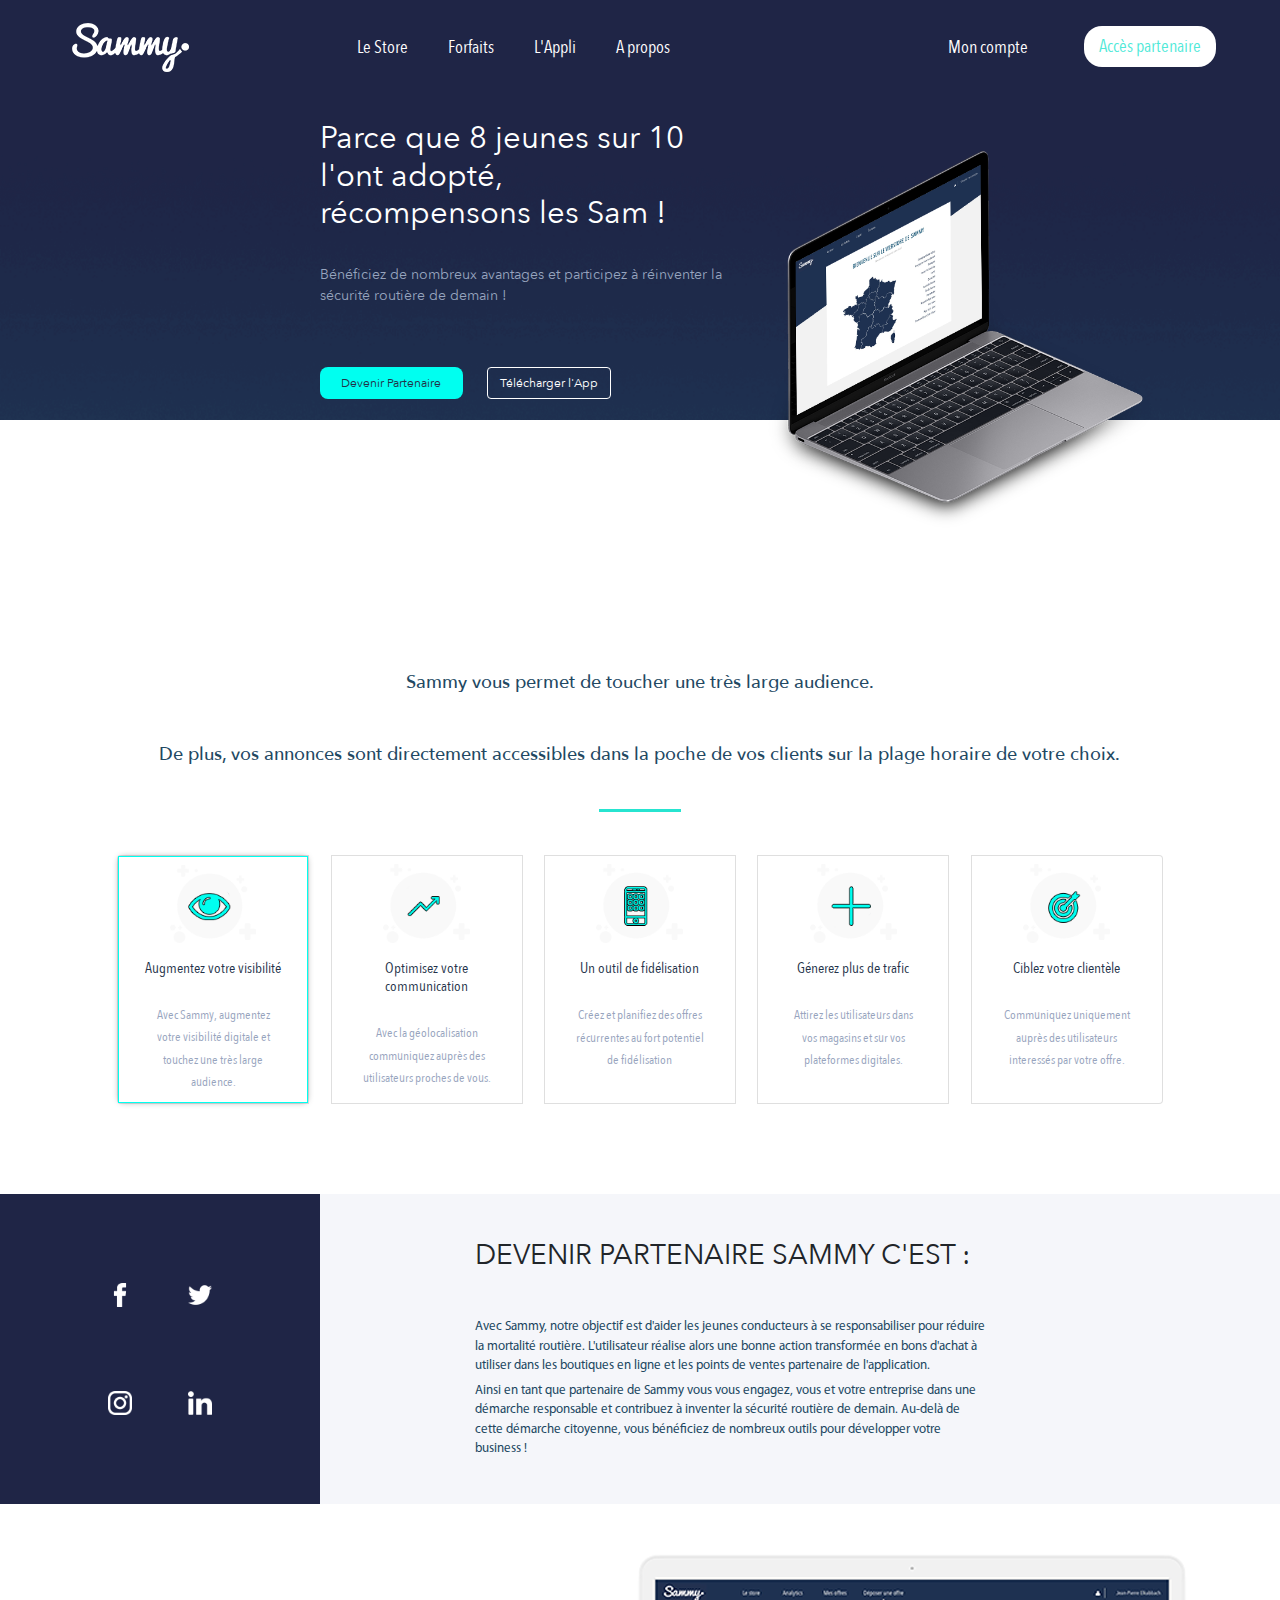
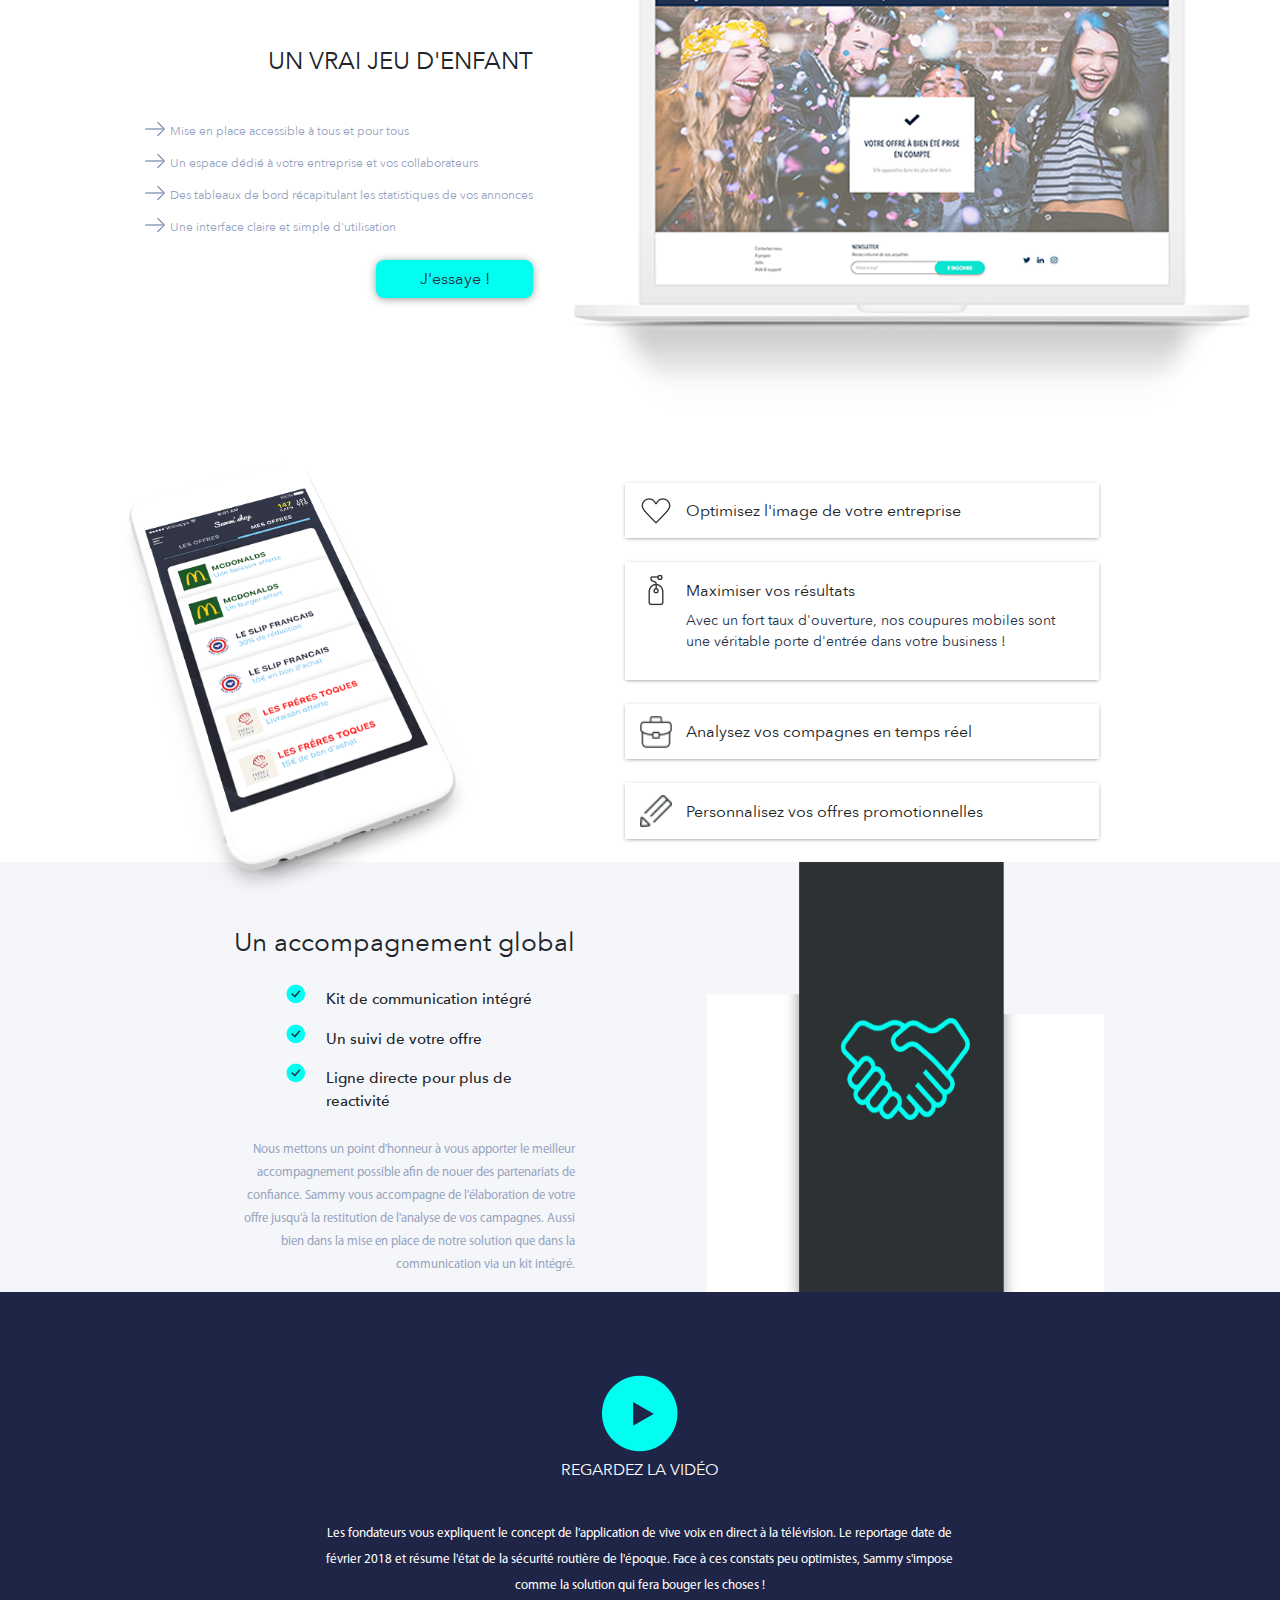
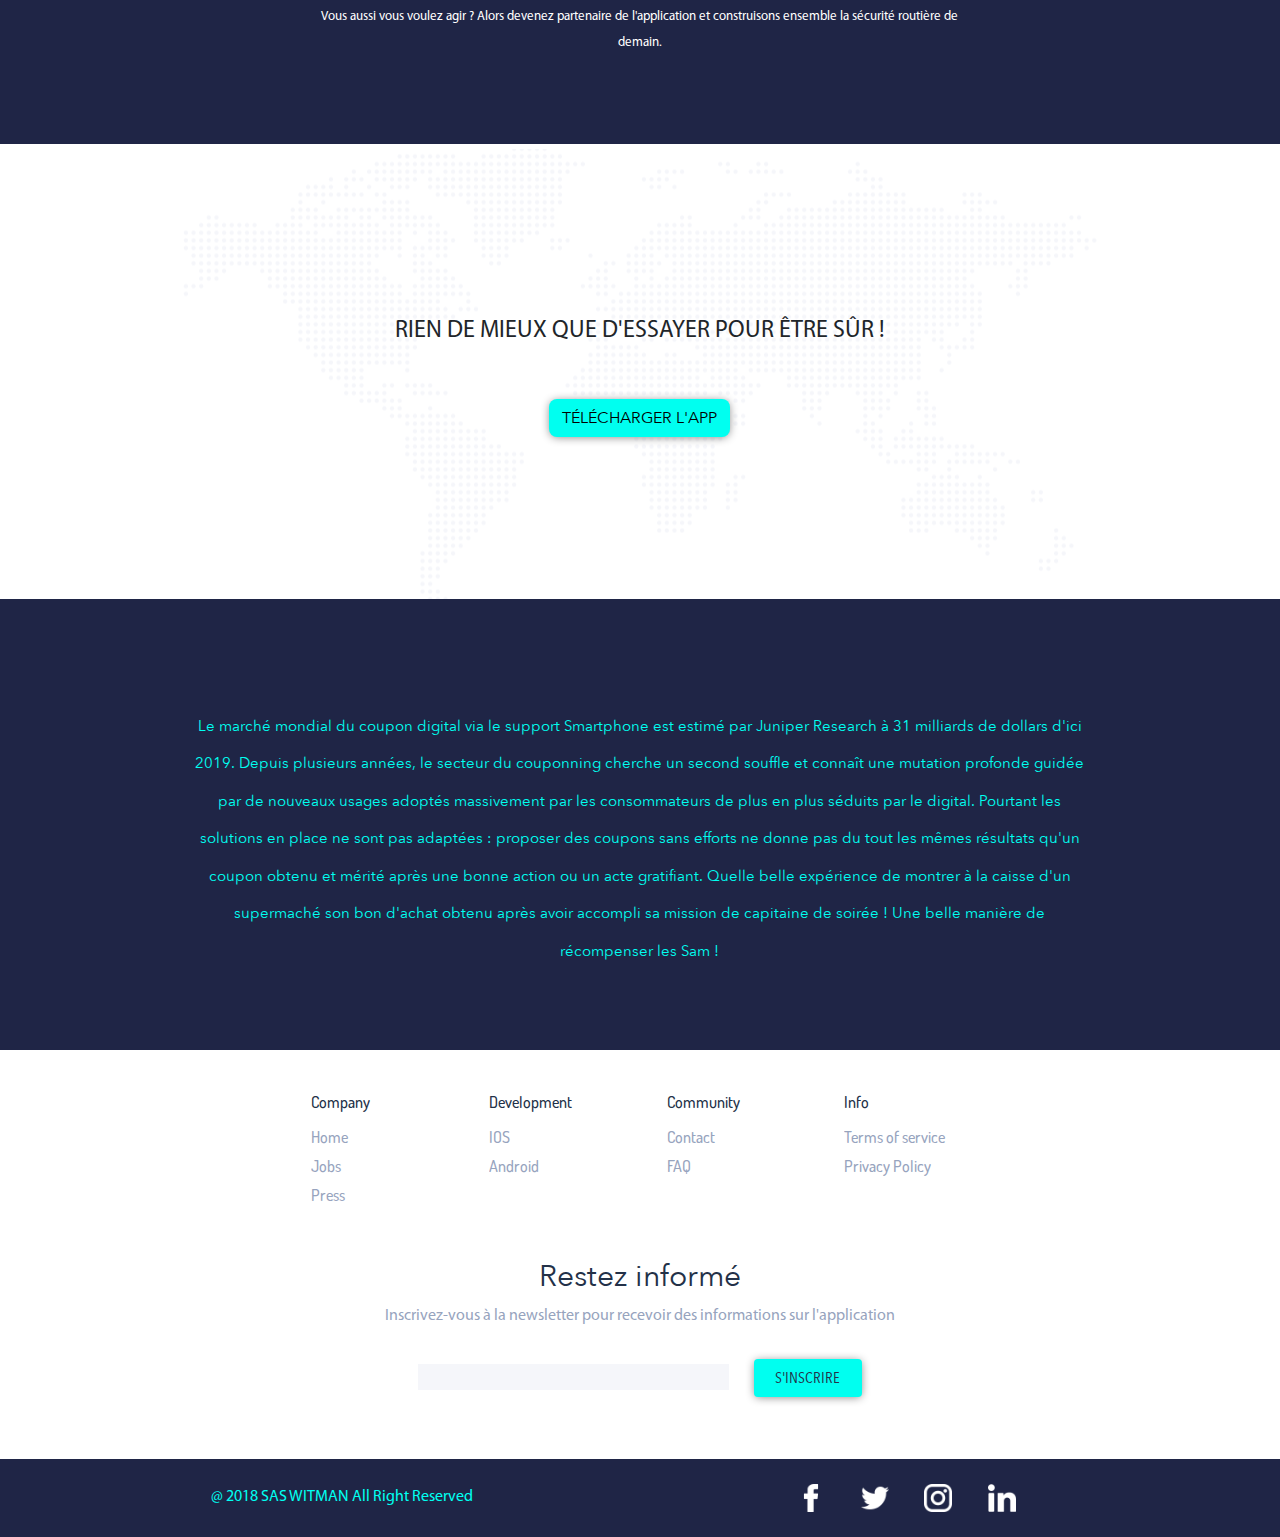
<file: partenaire.html>
<!doctype html>
<html lang="fr">
<head>
    <meta charset="UTF-8">
    <meta name="viewport" content="width=device-width, initial-scale=1">

    <meta name="description" content="">
    <meta name="keywords" content="publicité, application, mobile, partenaires, utilisateurs, fidélisation, outil, visibilité, marché, communication, millenials, jeunes, campagne, publicité, pub, notification, notifications, partenaires, forfaits, forfait, prix, pricing, free, gold, flash, annonces, push, trafic, point de vente, attirer, clientèle, demande, offre, Sammy, Sam">
    <title>Partenaire - Sammy</title>
    <link rel="stylesheet" href="css/stylemain.css">
    <link rel="stylesheet" href="css/bootstrap.min.css">

    <link rel="stylesheet" type="text/css" href="slick/slick.css"/>
    <link rel="stylesheet" type="text/css" href="slick/slick-theme.css"/>

    <link rel="shortcut icon" type="image/png" href="img/LogoSammy.png"/>  <!--  A changer  -->

    <script src="js/jquery.min.js"></script>
    <script src="js/bootstrap.min.js"></script>

    <script>

        var onResize = function() {
            $("body").css("padding-top", $(".navbar-expand-md").height());
            $("#divIMGHandshake").css("height", $("#PartenaireRow6Div1").height());
            $("#PartenaireHandshake").css("height", $("#PartenaireRow6Div1").height());
            $("#UPImgBackground").css("height", $("#topcentrePartenaire").height());

        };

        $(window).resize(onResize);

        $(document).ready(function(){
            onResize();
            setTimeout(function(){
                $("#PartenaireHandshake").css("height", $("#PartenaireRow6Div1").height());
                }, 100);
        });
    </script>
    <script>


        $(document).ready(function(){
            $("a").click(function() {

                if ( document.getElementById("cardvisibility").classList.contains('active') ) {
                    document.getElementById("cardvisibility").classList.remove('show');
                    document.getElementById("cardvisibility").classList.remove('active');

                }
                if ( document.getElementById("cardcommunication").classList.contains('show') ) {
                    document.getElementById("cardcommunication").classList.remove('show');
                    document.getElementById("cardcommunication").classList.remove('active');

                }
                if ( document.getElementById("cardfidelisation").classList.contains('show') ) {
                    document.getElementById("cardfidelisation").classList.remove('show');
                    document.getElementById("cardfidelisation").classList.remove('active');

                }
                if ( document.getElementById("cardtrafic").classList.contains('show') ) {
                    document.getElementById("cardtrafic").classList.remove('show');
                    document.getElementById("cardtrafic").classList.remove('active');

                }
                if ( document.getElementById("cardcible").classList.contains('show') ) {
                    document.getElementById("cardcible").classList.remove('show');
                    document.getElementById("cardcible").classList.remove('active');

                }
            });
        });
    </script>

</head>
<body>

<header id="header">


    <nav class="navbar navbar-toggleable-md navbar-dark navbar-expand-md bg-faded fixed-top">

        <a class="navbar-brand" href="/"><img src="img/LogoSammy.png" alt="Sammy"></a>


        <button class="navbar-toggler" type="button" data-toggle="collapse" data-target="#navbarCollapse" aria-controls="navbar-custom" aria-expanded="false" aria-label="Toggle navigation">
            <span class="navbar-toggler-icon"></span>
        </button>


        <div class="collapse navbar-collapse" id="navbarCollapse">

            <ul class="navbar-nav navbar-left">

                <li class="nav-item">
                    <a class="nav-link" href="#">Le Store</a>
                </li>

                <li class="nav-item">
                    <a class="nav-link" href="pricing.html">Forfaits</a>
                </li>
                <li class="nav-item">
                    <a class="nav-link" href="#">L'Appli</a>
                </li>
                <li class="nav-item">
                    <a class="nav-link" href="#">A propos</a>
                </li>

            </ul>

            <ul class="nav navbar-nav navbar-right ml-auto">
                <li class="nav-item">
                    <a class="nav-link" href="#">Mon compte</a>
                </li>
                <li class="nav-item">
                    <button class="btn btn-boutonnav" type="button">Accès partenaire</button>
                </li>
            </ul>


        </div>

    </nav>


</header>

<div id="UPImgBackground">


    <div class="MainBottom outeruser" id="MainBottomPartenaire">
        <div class="topcentrePartenaire" id="topcentrePartenaire">
            <h2 class="margincentered">Parce que 8 jeunes sur 10 l'ont adopté, récompensons les Sam !</h2><br>
            <p>Bénéficiez de nombreux avantages et participez à réinventer la sécurité routière de demain !</p>
            <a href="#"><button class="btn" id="PartenaireBtn1" type="button">Devenir Partenaire</button></a>
            <a href="#" target="_blank"><button class="btn" id="PartenaireBtn2" type="button">Télécharger l'App</button></a>
        </div>
    </div>

    <img src="img/partenaire/ordinateur.png" alt="Partenaire" id="UPCadeauImg">

</div>

<div class="container-fluid" id="Partenairemaincontent">
    <div class="row">

        <div class="col-md-1 col-0"></div>

        <div class="col-md-10 col-12">
            <div class="row">

                <div class="col-md-12">
                    <div class="tab-content">
                        <div id="visibility" class="container tab-pane active"><br>
                            <p>Sammy vous permet de toucher une très large audience. </p>
                            <p>De plus, vos annonces sont directement accessibles dans la poche de vos clients sur la plage horaire de votre choix.</p>
                        </div>
                        <div id="communication" class="container tab-pane fade"><br>
                            <p>Pour chacune de vos campagnes publicitaires nous vous fournissons une analytique détaillée.</p>
                            <p>Cela peut vous permettre de mieux connaître votre cible en mesurant l’impact de votre message et ainsi d’optimiser votre stratégie de communication.</p>
                        </div>
                        <div id="fidelisation" class="container tab-pane fade"><br>
                            <p>Nos espaces publicitaires ont été conçus pour amener l’utilisateur à se déplacer physiquement ou virtuellement dans les points de ventes de nos partenaires.</p>
                            <p>De plus, vos campagnes publicitaires peuvent être planifiées à l’avances vous garantissant toujours plus d’autonomie.</p>
                        </div>
                        <div id="trafic" class="container tab-pane fade"><br>
                            <p>La mise en place de boutons “Call-to-action” permet d’accroître le trafic sur la page de votre choix (site internet, App Store …).</p>
                            <p> En redirigeant votre audience vers votre lien, ce bouton est une véritable porte d’entrée digitale vers votre business.</p>
                        </div>
                        <div id="cible" class="container tab-pane fade"><br>
                            <p>Grâce à notre algorithme, les annonces sont listées en fonction de la proximité de nos utilisateurs.</p>
                            <p>Ainsi, notre offre s’adapte à tout type de business qu’importe la relation qu’il entretient avec ses clients.</p>
                        </div>
                    </div>


                    <hr id="Partenairehr1" class="margincentered">
                </div>

            </div>
        </div>

        <div class="col-md-1 col-0"></div>

    </div>

    <div class="row">

        <div class="col-md-1 col-0"></div>

        <div class="col-md-10 col-12">
            <div class="row" id="PartenaireRow2">

                <div class="card-group nav" role="tablist">

                    <div class="card cardPartenaire">
                        <a class="nav-link active" data-toggle="tab" href="#visibility" id="cardvisibility">
                            <img class="card-img-top card-icon" src="img/partenaire/eye-open.png" alt="Icon eye-open">
                            <div class="card-body">
                                <h5 class="card-title" id="visibilitytitle">Augmentez votre visibilité</h5>
                                <p class="card-text">Avec Sammy, augmentez votre visibilité digitale et touchez une très large audience.</p>
                            </div>
                        </a>
                    </div>
                    <div class="card cardPartenaire">
                        <a class="nav-link" data-toggle="tab" href="#communication" id="cardcommunication">
                            <img class="card-img-top card-icon" src="img/partenaire/arrow.png" alt="Icon arrow">
                            <div class="card-body">
                                <h5 class="card-title" id="communicationtitle">Optimisez votre communication</h5>
                                <p class="card-text">Avec la géolocalisation communiquez auprès des utilisateurs proches de vous.</p>
                            </div>
                        </a>
                    </div>
                    <div class="card cardPartenaire">
                        <a class="nav-link" data-toggle="tab" href="#fidelisation"  id="cardfidelisation">
                            <img class="card-img-top card-icon" src="img/partenaire/smartphone.png" alt="Icon smartphone">
                            <div class="card-body">
                                <h5 class="card-title" id="fidelisationtitle">Un outil de fidélisation</h5>
                                <p class="card-text">Créez et planifiez des offres récurrentes au fort potentiel de fidélisation</p>
                            </div>
                        </a>
                    </div>
                    <div class="card cardPartenaire">
                        <a class="nav-link" data-toggle="tab" href="#trafic"  id="cardtrafic">
                            <img class="card-img-top card-icon" src="img/partenaire/plus-symbol.png" alt="Icon plus-symbol">
                            <div class="card-body">
                                <h5 class="card-title" id="trafictitle">Génerez plus de trafic</h5>
                                <p class="card-text">Attirez les utilisateurs dans vos magasins et sur vos plateformes digitales.</p>
                            </div>
                        </a>
                    </div>
                    <div class="card cardPartenaire">
                        <a class="nav-link" data-toggle="tab" href="#cible" id="cardcible">
                            <img class="card-img-top card-icon" src="img/partenaire/target.png" alt="Icon target">
                            <div class="card-body">
                                <h5 class="card-title" id="cibletitle">Ciblez votre clientèle</h5>
                                <p class="card-text">Communiquez uniquement auprès des utilisateurs interessés par votre offre.</p>
                            </div>
                        </a>
                    </div>

                </div>

            </div>
        </div>

        <div class="col-md-1 col-0"></div>

    </div>

    <div class="row" id="PartenaireRow3">

        <div class="col-md-3 col-0 PartenaireBackgroundBleu">
            <div class="row" id="PartenaireRow3-Rowdeux">
                <div class="col-md-6 col-12"> <a href="https://www.facebook.com/Applisammy/" target="_blank"><img src="img/socialnetworks/facebook.png" alt="Logo Facebook" id="lfacebook"></a></div>
                <div class="col-md-6 col-12"><a href="https://twitter.com/applisammy" target="_blank"><img src="img/socialnetworks/twitter.png"  alt="Logo Twitter" id="ltwitter"></a></div>
                <div class="col-md-6 col-12"> <a href="https://www.instagram.com/applisammy/?hl=fr" target="_blank"><img src="img/socialnetworks/instagram.png" alt="Logo Instagram" id="linstagram"></a></div>
                <div class="col-md-6 col-12"> <a href="https://www.linkedin.com/company/applisammy/" target="_blank"><img src="img/socialnetworks/linkedin.png" alt="Logo Linkedin" id="llinkedin"></a></div>
            </div>
        </div>

        <div class="col-md-9 col-12">
            <div class="row PartenaireBackgroundGris">

                <div class="col-md-12">
                    <div id="PartenaireRow3TextDiv">
                        <h4>Devenir partenaire sammy c'est :</h4>
                        <p>Avec Sammy, notre objectif est d'aider les jeunes conducteurs à se responsabiliser pour réduire la mortalité routière. L'utilisateur réalise alors une bonne action transformée en bons d'achat à utiliser dans les boutiques en ligne et les points de ventes partenaire de l'application.</p>
                        <p>Ainsi en tant que partenaire de Sammy vous vous engagez, vous et votre entreprise dans une démarche responsable et contribuez à inventer la sécurité routière de demain. Au-delà de cette démarche citoyenne, vous bénéficiez de nombreux outils pour développer votre business !</p>
                    </div>
                </div>

            </div>
        </div>


    </div>

    <div class="row" id="PartenaireRow4">

        <div class="col-md-1 col-0 col-0"></div>

        <div class="col-md-10 col-12 col-md-12">
            <div class="row">

                <div class="col-md-5 col-12">
                    <div id="PartenaireRow4Div">
                        <h4>Un vrai jeu d'enfant</h4>
                        <ul id="PartenaireRow4Text">
                            <li>Mise en place accessible à tous et pour tous</li>
                            <li>Un espace dédié à votre entreprise et vos collaborateurs</li>
                            <li>Des tableaux de bord récapitulant les statistiques de vos annonces</li>
                            <li>Une interface claire et simple d'utilisation</li>
                        </ul>
                        <button class="btn" id="PartenaireBtn3" type="button">J'essaye !</button>
                    </div>
                </div>
                <div class="col-md-7 col-12">
                    <img src="img/partenaire/Visuel-MacBook.png" alt="Visuel-MacBook" id="PartenaireImgRow4">
                </div>

            </div>
        </div>

        <div class="col-md-1 col-0 col-0"></div>

    </div>

    <div class="row" id="PartenaireRow5">

        <div class="col-md-1 col-0"></div>

        <div class="col-md-10 col-12">
            <div class="row">

                <div class="col-md-5 col-12">
                    <img src="img/partenaire/phone.png" alt="phone">
                </div>
                <div class="col-md-7 col-12">

                    <div class="box clearfix float-my-children">
                        <img src="img/partenaire/Heart-Icon.png" alt="Heart-Icon">
                        <div class="BoxText">Optimisez l'image de votre entreprise</div>
                    </div>

                    <div class="box clearfix float-my-children">
                        <img src="img/partenaire/Tag-Icon.png" alt="Tag-Icon">
                        <div class="BoxText">
                            <span>Maximiser vos résultats</span>
                            <p>Avec un fort taux d'ouverture, nos coupures mobiles sont une véritable porte d'entrée dans votre business !</p>
                        </div>
                    </div>

                    <div class="box clearfix float-my-children">
                        <img src="img/partenaire/Case-Icon.png" alt="Case-Icon">
                        <div class="BoxText">
                            Analysez vos compagnes en temps réel
                        </div>
                    </div>

                    <div class="box clearfix float-my-children">
                        <img src="img/partenaire/Pencil-Icon.png" alt="Pensil-Icon">
                        <div class="BoxText">Personnalisez vos offres promotionnelles</div>
                    </div>

                </div>

            </div>
        </div>

        <div class="col-md-1 col-0"></div>

    </div>

    <div class="row PartenaireBackgroundGris" id="PartenaireRow6">

        <div class="col-md-1 col-0"></div>

        <div class="col-md-10 col-12">
            <div class="row">

                <div class="col-md-6 col-12" id="PartenaireRow6Div1">
                   <h4>Un accompagnement global</h4>

                    <ul>
                        <li>Kit de communication intégré</li>
                        <li>Un suivi de votre offre</li>
                        <li>Ligne directe pour plus de reactivité</li>
                    </ul>

                    <p>Nous mettons un point d'honneur à vous apporter le meilleur accompagnement possible afin de nouer des partenariats de confiance.
                    Sammy vous accompagne de l'élaboration de votre offre jusqu'à la restitution de l'analyse de vos campagnes. Aussi bien dans la mise en place de notre solution que dans la communication via un kit intégré.</p>
                </div>
                <div class="col-md-6 col-12 divIMGHandshake" id="divIMGHandshake">
                    <img src="img/partenaire/handshake.png" alt="handshake" id="PartenaireHandshake">
                </div>

            </div>
        </div>

        <div class="col-md-1 col-0"></div>

    </div>

    <div class="row PartenaireBackgroundBleu" id="PartenaireRow7">

        <div class="col-md-1 col-0"></div>

        <div class="col-md-10 col-12">

            <a href="#" target="_blank"><button id="PButtonWatchVideo"></button></a>

            <h6>Regardez la vidéo</h6>
            <p>Les fondateurs vous expliquent le concept de l'application de vive voix en direct à la télévision. Le reportage date de février 2018 et résume l'état de la sécurité routière de l'époque. Face à ces constats peu optimistes, Sammy s'impose comme la solution qui fera bouger les choses !</p>
            <p>Vous aussi vous voulez agir ? Alors devenez partenaire de l'application et construisons ensemble la sécurité routière de demain.</p>

        </div>

        <div class="col-md-1 col-0"></div>

    </div>

    <div class="row" id="PartenaireRow8">

        <div class="col-md-1 col-0"></div>

        <div class="col-md-10 col-12">

            <div id="PartenaireRow8Div">
                <h6>Rien de mieux que d'essayer pour être sûr !</h6>

                <a href="#" target="_blank"><button class="btn" id="PartenaireBtn4" type="button">Télécharger l'App</button></a>
            </div>
        </div>

        <div class="col-md-1 col-0"></div>

    </div>

    <div class="row PartenaireBackgroundBleu" id="PartenaireRow9">

        <div class="col-md-1 col-0"></div>

        <div class="col-md-10 col-12">

            <p>Le marché mondial du coupon digital via le support Smartphone est estimé par Juniper Research à 31 milliards de dollars d'ici 2019. Depuis plusieurs années, le secteur du couponning cherche un second souffle et connaît une mutation profonde guidée par de nouveaux usages adoptés massivement par les consommateurs de plus en plus séduits par le digital. Pourtant les solutions en place ne sont pas adaptées : proposer des coupons sans efforts ne donne pas du tout les mêmes résultats qu'un coupon obtenu et mérité après une bonne action ou un acte gratifiant. Quelle belle expérience de montrer à la caisse d'un supermaché son bon d'achat obtenu après avoir accompli sa mission de capitaine de soirée ! Une belle manière de récompenser les Sam ! </p>

        </div>

        <div class="col-md-1 col-0"></div>

    </div>

</div>

<div class="container-fluid">
    <footer class="site-footer" id="UPFooter">

        <div class="row">
            <div class="col-md-1 col-0"></div>

            <div class="col-md-10 col-12">
                <div class="row" id="FooterInformation">
                    <div class="col-md-2 col-0"></div>

                    <div class="col-md-2 col-6">
                        <h6>Company</h6>
                        <ul>
                            <li><a href="#">Home</a></li>
                            <li><a href="#">Jobs</a></li>
                            <li><a href="#">Press</a></li>
                        </ul>
                    </div>

                    <div class="col-md-2 col-6">
                        <h6>Development</h6>
                        <ul>
                            <li><a href="#">IOS</a></li>
                            <li><a href="#">Android</a></li>
                        </ul>
                    </div>

                    <div class="col-md-2 col-6">
                        <h6>Community</h6>
                        <ul>
                            <li><a href="#">Contact</a></li>
                            <li><a href="#">FAQ</a></li>
                        </ul>
                    </div>

                    <div class="col-md-2 col-6">
                        <h6>Info</h6>
                        <ul>
                            <li><a href="#">Terms of service</a></li>
                            <li><a href="#">Privacy Policy</a></li>
                        </ul>
                    </div>

                    <div class="col-md-2 col-0"></div>

                </div>

            </div>

            <div class="col-md-1 col-0"></div>
        </div>

        <div class="row" id="UPFooterNewsletter">
            <div class="col-md-1 col-0"></div>

            <div class="col-md-10 col-12">
                <h6>Restez informé</h6>
                <span>Inscrivez-vous à la newsletter pour recevoir des informations sur l'application</span>

                <form action="#" method="post">
                    <input type="email" name="mail">
                    <button class="btn" type="submit" id="UPFormulaireButtonMail">S'inscrire</button>
                </form>

            </div>

            <div class="col-md-1 col-0"></div>
        </div>

        <div class="row PartenaireBackgroundBleu" id="UPFooterNetwork">
            <div class="col-md-1 col-0"></div>

            <div class="col-md-10 col-12">

                <div class="row">
                    <div class="col-md-1 col-0"></div>

                    <div class="col-md-4 col-6">
                        <span>@ 2018 SAS WITMAN All Right Reserved</span>
                    </div>

                    <div class="col-md-2 col-0"></div>

                    <div class="col-md-4 col-6" id="UPFooterNetworkDivImg">
                        <a href="https://www.facebook.com/Applisammy/" target="_blank"><img src="img/socialnetworks/facebook.png" alt="Logo Facebook"></a>
                        <a href="https://twitter.com/applisammy" target="_blank"><img src="img/socialnetworks/twitter.png"  alt="Logo Twitter"></a>
                        <a href="https://www.instagram.com/applisammy/?hl=fr" target="_blank"><img src="img/socialnetworks/instagram.png" alt="Logo Instagram"></a>
                        <a href="https://www.linkedin.com/company/applisammy/" target="_blank"><img src="img/socialnetworks/linkedin.png" alt="Logo Linkedin"></a>
                    </div>

                    <div class="col-md-1 col-0"></div>

                </div>

            </div>

            <div class="col-md-1 col-0"></div>
        </div>
    </footer>
</div>

</body>
</html>
</file>
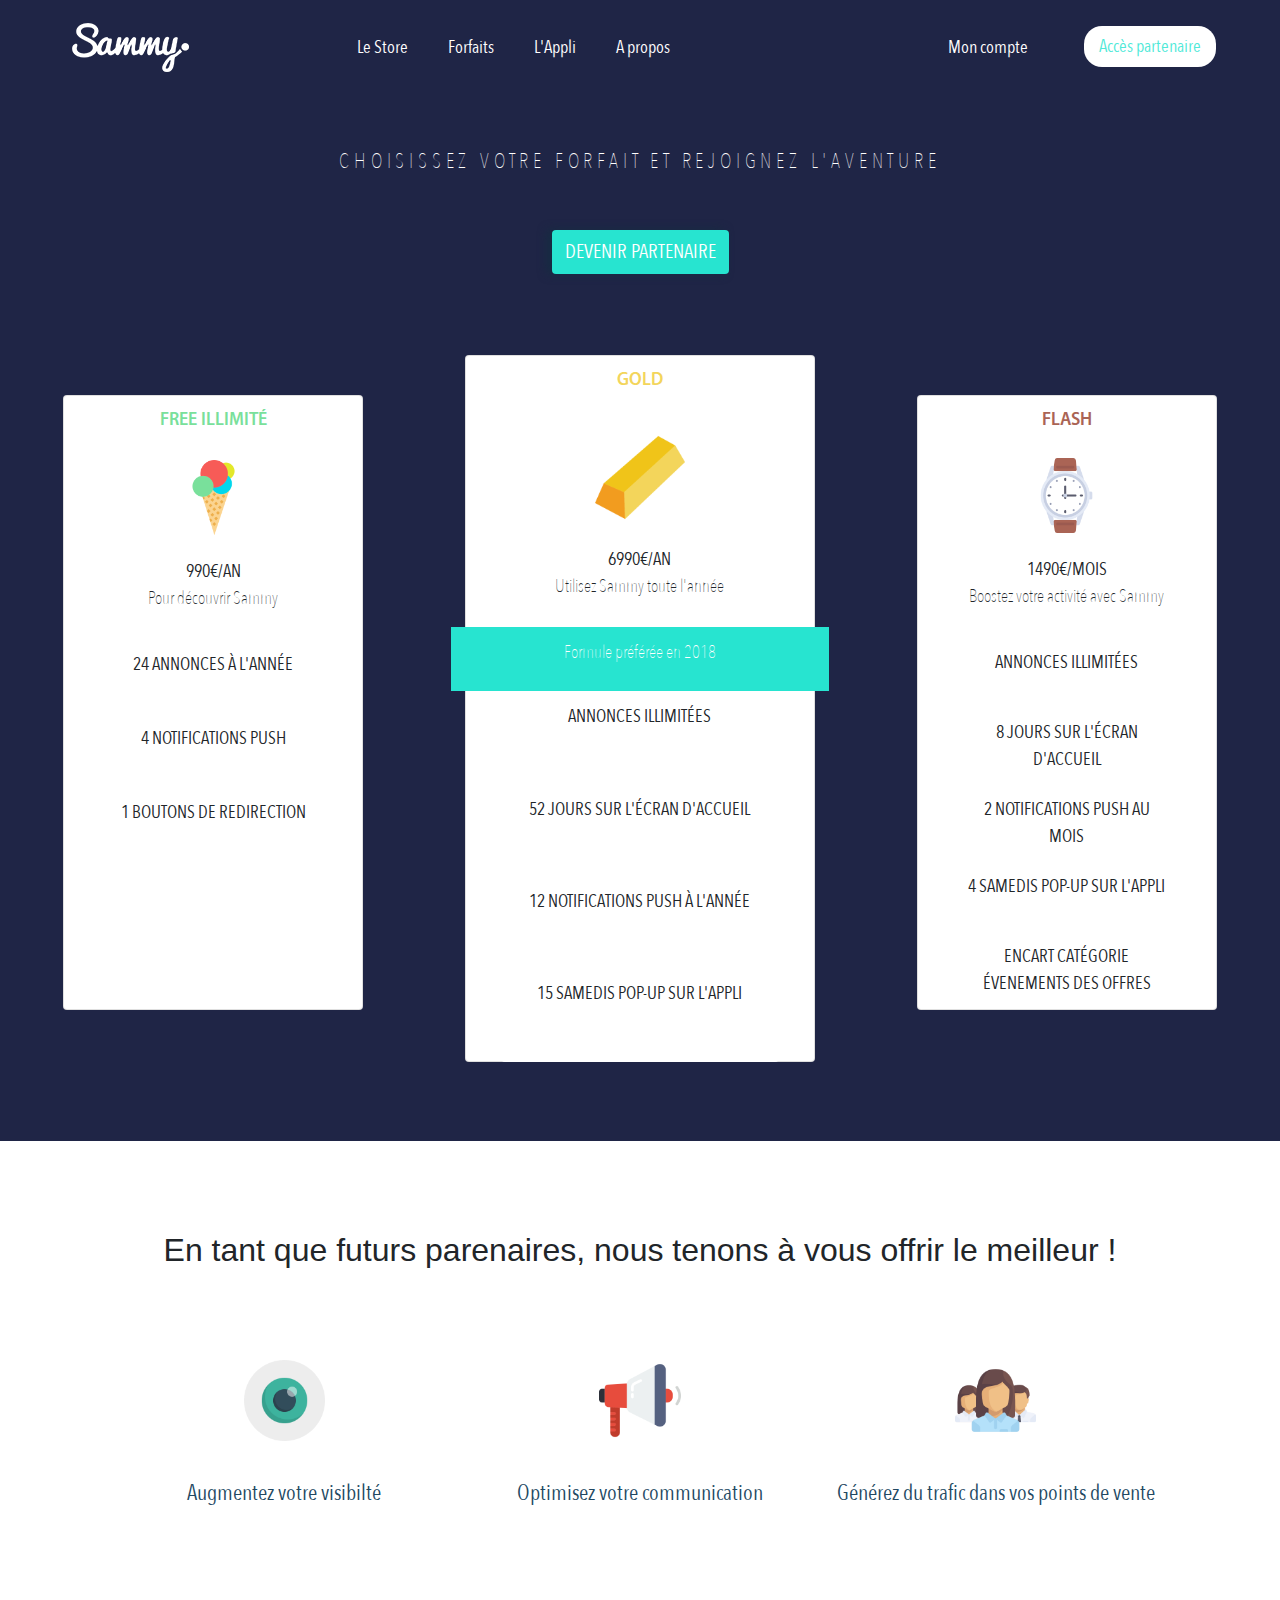
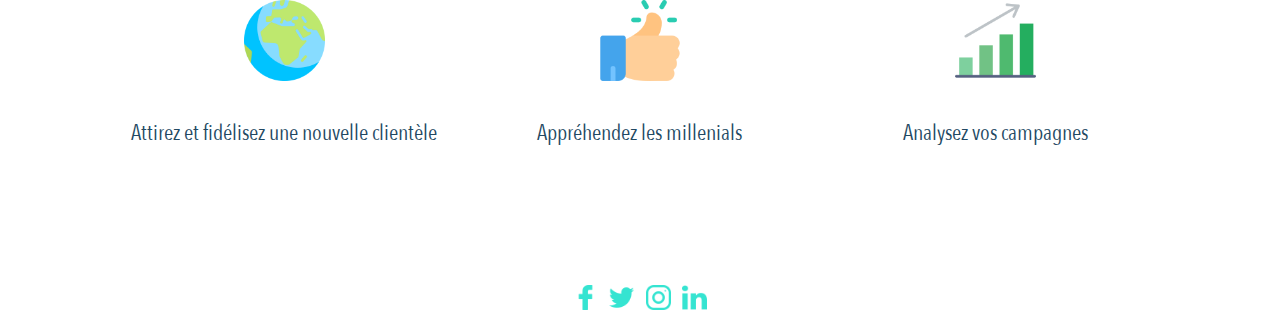
<file: pricing.html>
<!doctype html>
<html lang="fr">
<head>
    <meta charset="UTF-8">
    <meta name="viewport" content="width=device-width, initial-scale=1">

    <meta name="description" content="">
    <meta name="keywords" content="publicité, application, mobile, partenaires, utilisateurs, fidélisation, outil, visibilité, marché, communication, millenials, jeunes, campagne, publicité, pub, notification, notifications, forfaits, forfait, prix, pricing, free, gold, flash, annonces, push, trafic, point de vente, attirer, clientèle, demande, offre, Sammy, Sam">
    <title>Forfait - Sammy</title>
    <link rel="stylesheet" href="css/stylemain.css">
    <link rel="stylesheet" href="css/bootstrap.min.css">

    <link rel="stylesheet" type="text/css" href="slick/slick.css"/>
    <link rel="stylesheet" type="text/css" href="slick/slick-theme.css"/>

    <link rel="shortcut icon" type="image/png" href="img/LogoSammy.png"/>  <!--  A changer  -->

    <script src="js/jquery.min.js"></script>
    <script src="js/bootstrap.min.js"></script>

    <script>

        var onResize = function() {
            $("body").css("padding-top", $(".navbar-expand-md").height());
        };

        $(window).resize(onResize);

        $(function() {
            onResize();
        });

    </script>

</head>
<body>

<header id="header">


    <nav class="navbar navbar-toggleable-md navbar-dark navbar-expand-md bg-faded fixed-top">

        <a class="navbar-brand" href="/"><img src="img/LogoSammy.png" alt="Sammy"></a>


        <button class="navbar-toggler" type="button" data-toggle="collapse" data-target="#navbarCollapse" aria-controls="navbar-custom" aria-expanded="false" aria-label="Toggle navigation">
            <span class="navbar-toggler-icon"></span>
        </button>


        <div class="collapse navbar-collapse" id="navbarCollapse">

            <ul class="navbar-nav navbar-left">

                <li class="nav-item">
                    <a class="nav-link" href="#">Le Store</a>
                </li>

                <li class="nav-item">
                    <a class="nav-link" href="pricing.html">Forfaits</a>
                </li>
                <li class="nav-item">
                    <a class="nav-link" href="#">L'Appli</a>
                </li>
                <li class="nav-item">
                    <a class="nav-link" href="#">A propos</a>
                </li>

            </ul>

            <ul class="nav navbar-nav navbar-right ml-auto">
                <li class="nav-item">
                    <a class="nav-link" href="#">Mon compte</a>
                </li>
                <li class="nav-item">
                    <button class="btn btn-boutonnav" type="button">Accès partenaire</button>
                </li>
            </ul>


        </div>

    </nav>


</header>

<div class="container-fluid">
    <div class="row" id="rowpricing">

        <div class="col-12" id="Entetepricing">
            <h2 class="margincentered">Choisissez votre forfait et rejoignez l'aventure</h2> <br> <br>
            <button class="btn btn-boutoncentre margincentered" type="button">Devenir Partenaire</button>
        </div>

        <div class="row" id="PricingPrix">
            <div class="divcard col-12 col-md-4">
                <div class="card margincentered" id="CardFree">
                    <ul class="list-group list-group-flush">
                        <li class="list-group-item ItemVert">Free Illimité</li>
                        <li class="list-group-item item-Image"><img id="ImgPricingFree" src="img/pricing/Free.png" /></li>
                        <li class="list-group-item">
                            <span>990€/An</span>
                            <p class="ItemLight">Pour découvrir Sammy</p>
                        </li>
                        <li class="list-group-item">24 Annonces à l'année</li>
                        <li class="list-group-item">4 Notifications push</li>
                        <li class="list-group-item">1 Boutons de redirection</li>
                        <li class="list-group-item"></li>

                        <li class="list-group-item"></li>
                    </ul>
                </div>
            </div>

            <div class="divcard col-12 col-md-4" id="PricingDivCard2">
                <div class="card margincentered"  id="CardGold">
                    <ul class="list-group list-group-flush">
                        <li class="list-group-item ItemGold">Gold</li>
                        <li class="list-group-item item-Image"><img id="ImgPricingGold" src="img/pricing/Gold.png" /></li>
                        <li class="list-group-item">
                            <span>6990€/An</span>
                            <p class="ItemLight">Utilisez Sammy toute l'année</p>
                        </li>
                        <li class="list-group-item ItemFondVert ItemLight">Formule préférée en 2018</li>
                        <li class="list-group-item">Annonces illimitées</li>
                        <li class="list-group-item">52 jours sur l'écran d'accueil</li>
                        <li class="list-group-item">12 notifications push à l'année</li>
                        <li class="list-group-item">15 Samedis Pop-up sur l'appli</li>
                    </ul>
                </div>
            </div>

            <div class="divcard col-12 col-md-4">
                <div class="card margincentered" id="CardFlash">
                    <ul class="list-group list-group-flush">
                        <li class="list-group-item ItemMarron">Flash</li>
                        <li class="list-group-item item-Image"><img id="ImgPricingFlash" src="img/pricing/Flash.png" /></li>
                        <li class="list-group-item">
                            <span>1490€/Mois</span>
                            <p class="ItemLight">Boostez votre activité avec Sammy</p>
                        </li>
                        <li class="list-group-item">Annonces illimitées</li>
                        <li class="list-group-item">8 jours sur l'écran d'accueil</li>
                        <li class="list-group-item">2 notifications push au mois</li>
                        <li class="list-group-item">4 Samedis Pop-up sur l'appli</li>
                        <li class="list-group-item">Encart catégorie évenements des offres</li>
                    </ul>
                </div>
            </div>
        </div>

    </div>
</div>


<div class="container-fluid" id="Pricingmaincontent">
    <div class="row">
        <div class="col-1"></div>

        <div class="col-10">

          <h2>En tant que futurs parenaires, nous tenons à vous offrir le meilleur !</h2>

            <div class="row">
                <div class="col-12 col-md-4">
                    <img src="img/pricing/Visibilité.png" alt="Visibilité">
                    <span>Augmentez votre visibilté</span>
                </div>
                <div class="col-12 col-md-4">
                    <img src="img/pricing/Pub.png" alt="Pub">
                    <span>Optimisez votre communication</span>
                </div>
                <div class="col-12 col-md-4">
                    <img src="img/pricing/Trafic.png" alt="Trafic">
                    <span>Générez du trafic dans vos points de vente</span>
                </div>
                <div class="col-12 col-md-4">
                    <img src="img/pricing/Fidéliser.png" alt="Fidéliser">
                    <span>Attirez et fidélisez une nouvelle clientèle</span>
                </div>
                <div class="col-12 col-md-4">
                    <img src="img/pricing/Apréhendez.png" alt="Appréhender">
                    <span>Appréhendez les millenials</span>
                </div>
                <div class="col-12 col-md-4">
                    <img src="img/pricing/graph.png" alt="Graph">
                    <span>Analysez vos campagnes</span>
                </div>
            </div>

        </div>
        <div class="col-1"></div>
    </div>
</div>

<footer id="footerinfo" class="site-footer" role="contentinfo">
    <div class="container footer-inner">
        <div class="row">
            <div class="site-info col-sm-12">
                <div class="socialnetwork" id="PricingSN">
                    <a href="https://www.facebook.com/Applisammy/" target="_blank"><img src="img/socialnetworks/Bfacebook.png" alt="Facebook"></a>
                    <a href="https://twitter.com/applisammy" target="_blank"><img src="img/socialnetworks/Btwitter.png" alt="Twitter"></a>
                    <a href="https://www.instagram.com/applisammy/?hl=fr" target="_blank"><img src="img/socialnetworks/Binstagram.png" alt="Instagram"></a>
                    <a href="https://www.linkedin.com/company/applisammy/" target="_blank"><img src="img/socialnetworks/Blinkedin.png" alt="Linkedin"></a>
                </div>

            </div>
        </div>
    </div>
</footer>

</body>
</html>
</file>
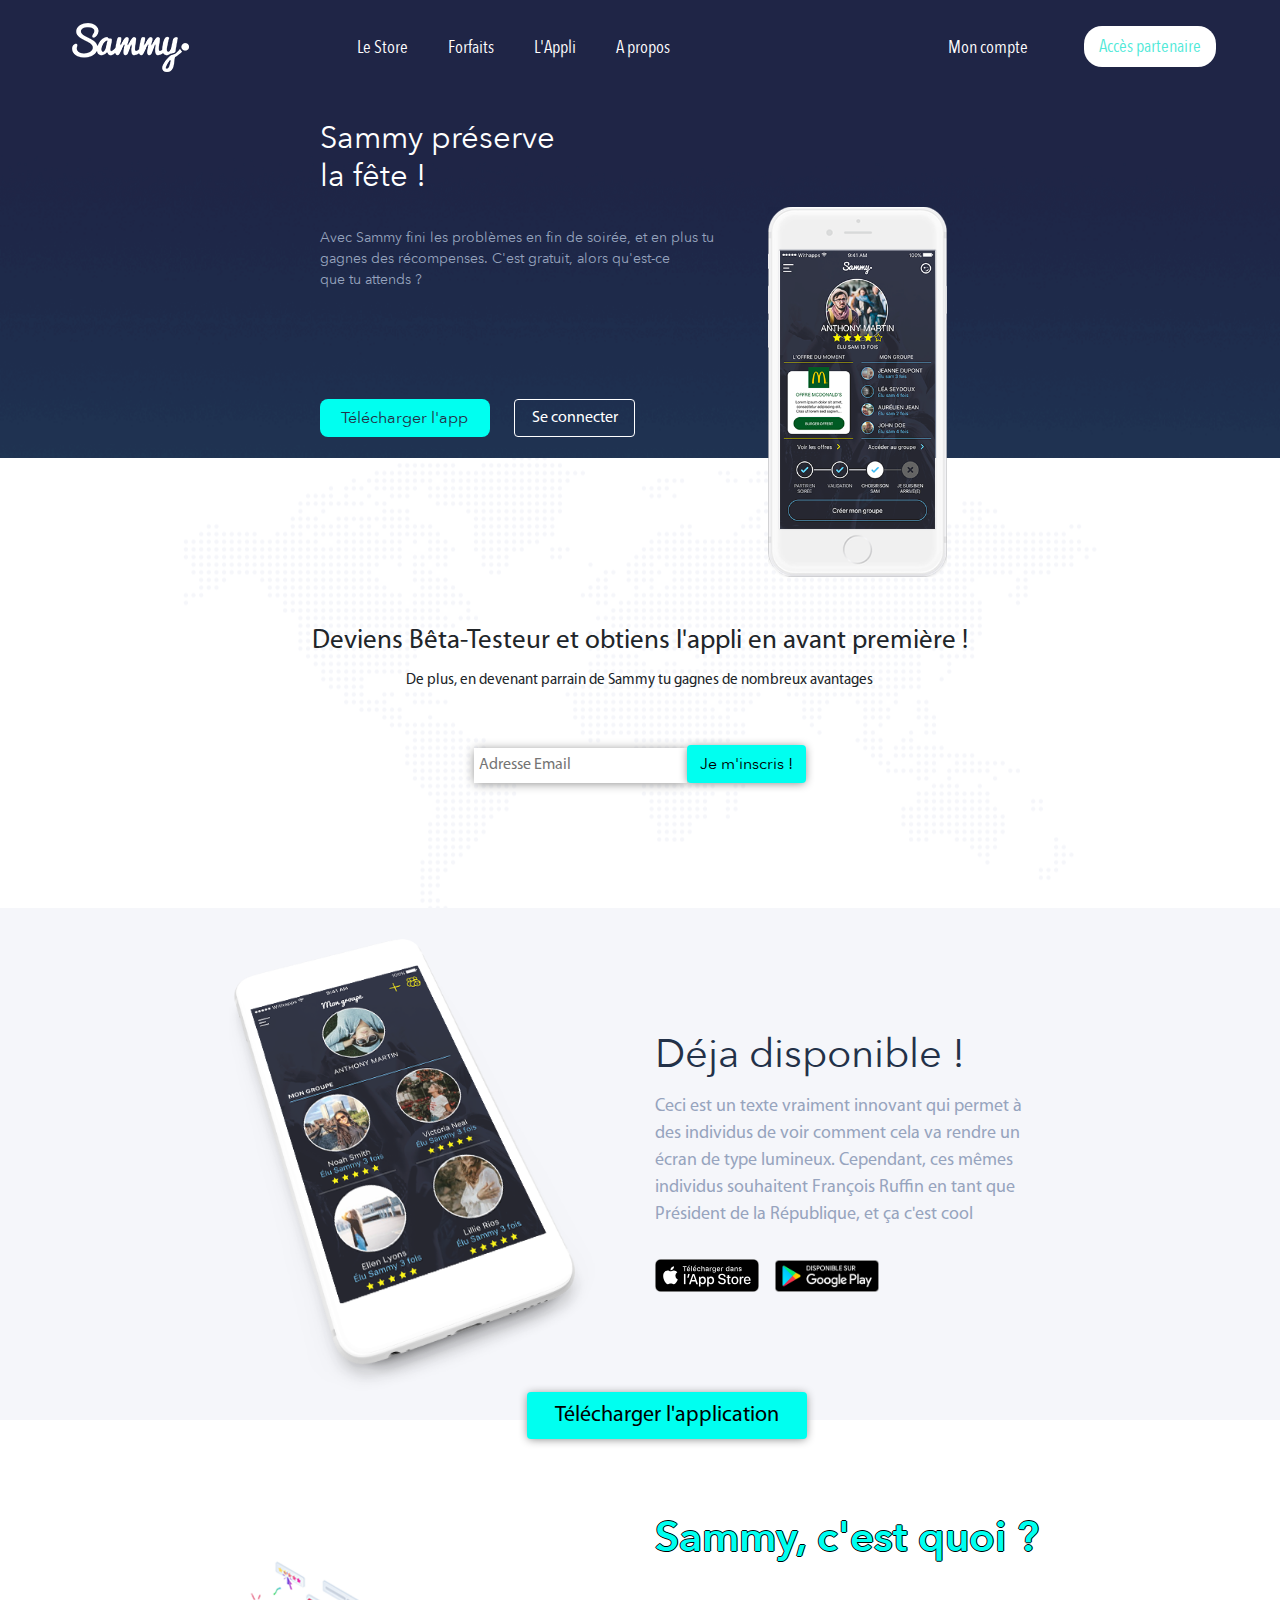
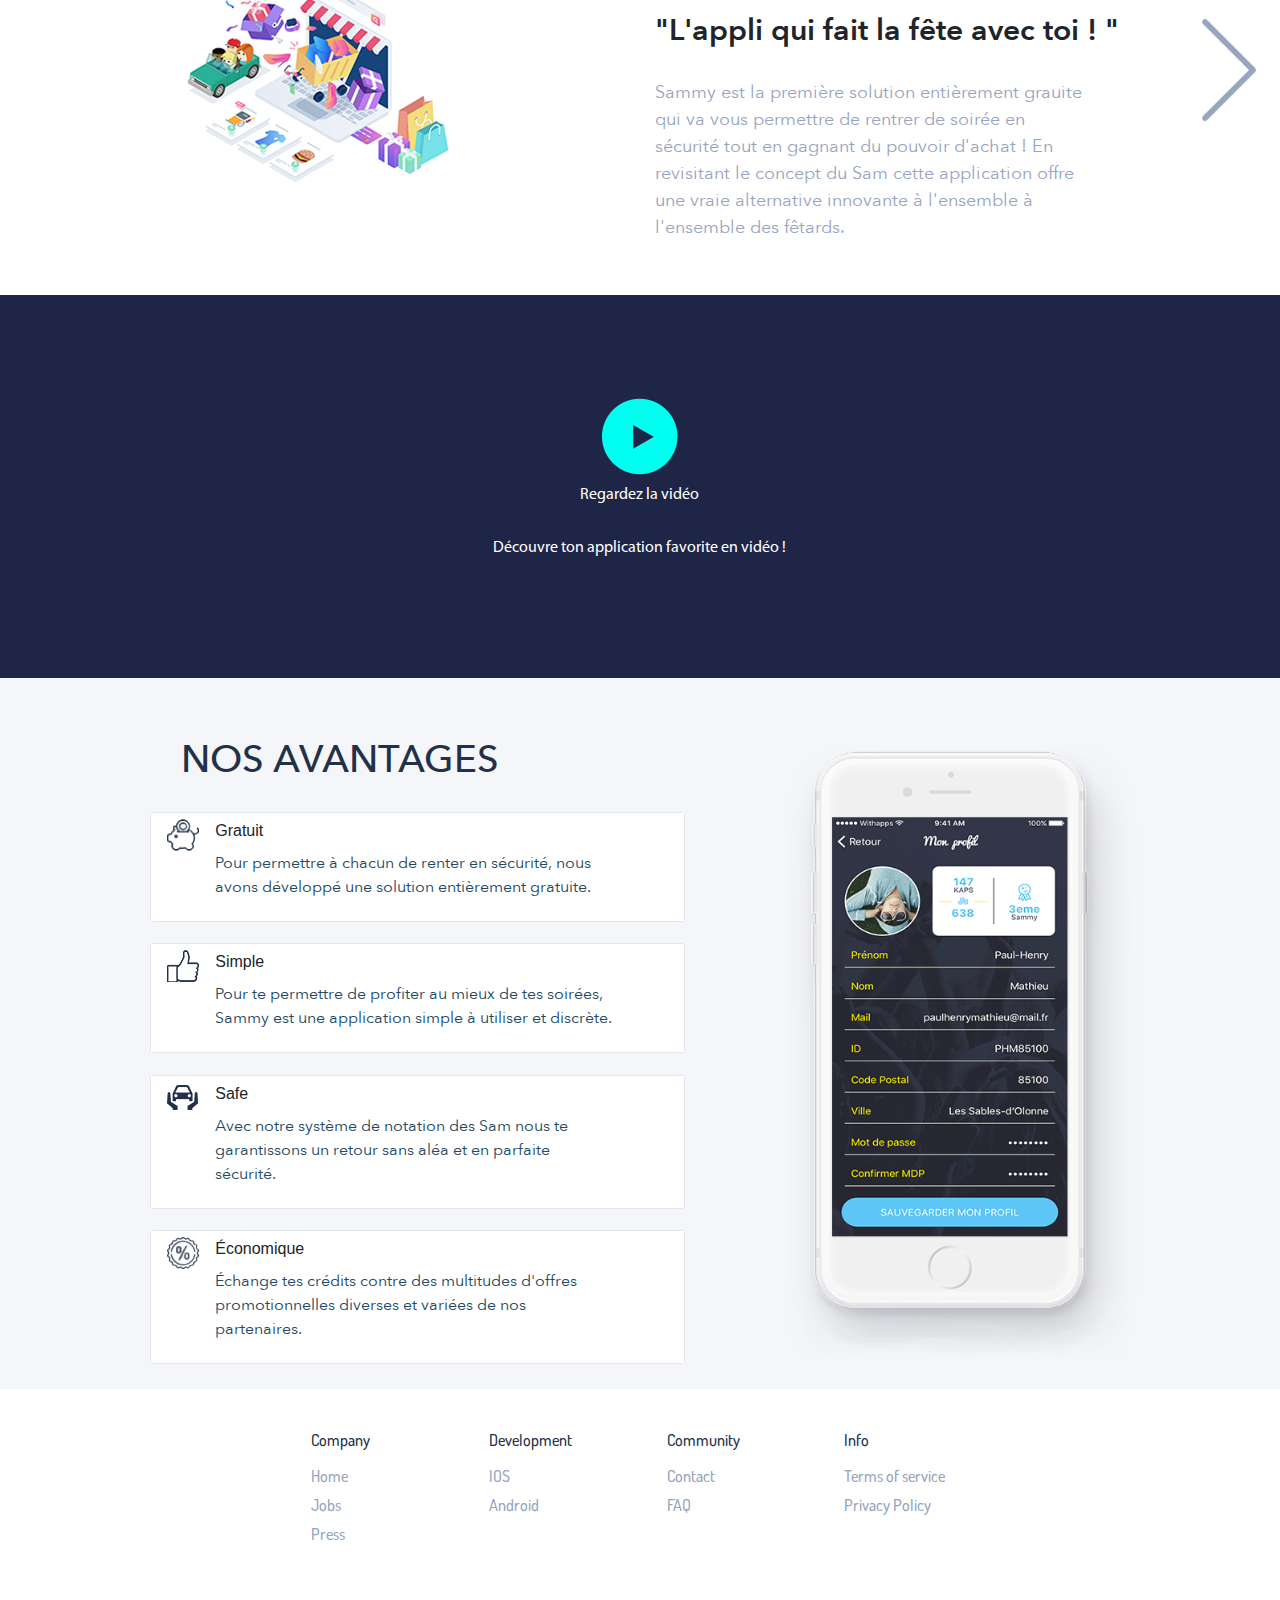
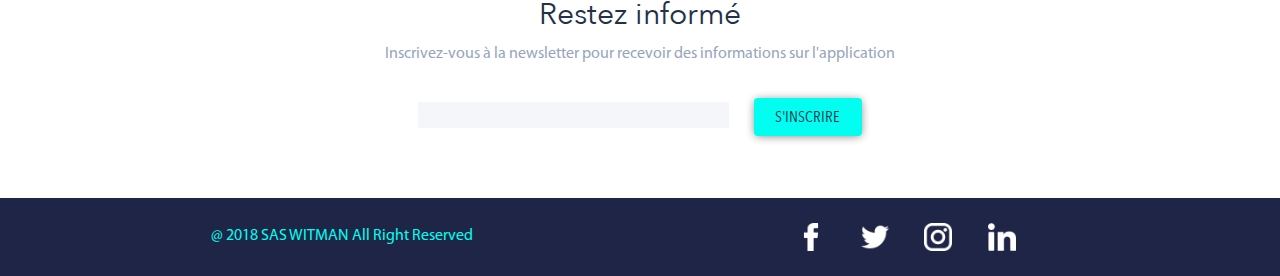
<file: user.html>
<!doctype html>
<html lang="fr">
<head>
    <meta charset="UTF-8">
    <meta name="viewport" content="width=device-width, initial-scale=1">

    <meta name="description" content="">
    <meta name="keywords" content="Retour, soirée, alcool, amis, co-voiturage, promos, prix, gagner, sam, sammy, boire, voiture, potes, arrosés, boîte, discothèque, accident, route, sécurité, routier, routière, retour, rentrer, lots, gagner, remporter, publicité, application, mobile, utilisateurs, tickets, remises, bon, plan, coupons, économie, restaurants, fast-food, magasins, centre, commercial, shopping">
    <title>Utilisateur - Sammy</title>
    <link rel="stylesheet" href="css/stylemain.css">
    <link rel="stylesheet" href="css/bootstrap.min.css">

    <link rel="stylesheet" type="text/css" href="slick/slick.css"/>
    <link rel="stylesheet" type="text/css" href="slick/slick-theme.css"/>

    <link rel="shortcut icon" type="image/png" href="img/LogoSammy.png"/>  <!--  A changer  -->

    <script src="js/jquery.min.js"></script>
    <script src="js/bootstrap.min.js"></script>

    <script>

        var onResize = function() {
            $("body").css("padding-top", $(".navbar-expand-md").height());
            if ( $("html").width() > 767) {
                $("#UserImgRow5").css("height", $("#UserRow5DivBox").height());
                $("#UserRow5DivImg").css("height", $("#UserRow5DivBox").height());
            } else {
                $("#UserImgRow5").css("height", 500);
                $("#UserRow5DivImg").css("height", 500);
                console.log($("html").height())
            }
            $("#UPImgBackground").css("height", $("#TopUser").height());
        };

        $(window).resize(onResize);


        $(document).ready(function() {
            onResize();
        });
    </script>



</head>
<body>

<header id="header">


    <nav class="navbar navbar-toggleable-md navbar-dark navbar-expand-md bg-faded fixed-top">

        <a class="navbar-brand" href="/"><img src="img/LogoSammy.png" alt="Sammy"></a>


        <button class="navbar-toggler" type="button" data-toggle="collapse" data-target="#navbarCollapse" aria-controls="navbar-custom" aria-expanded="false" aria-label="Toggle navigation">
            <span class="navbar-toggler-icon"></span>
        </button>


        <div class="collapse navbar-collapse" id="navbarCollapse">

            <ul class="navbar-nav navbar-left">

                <li class="nav-item">
                    <a class="nav-link" href="#">Le Store</a>
                </li>

                <li class="nav-item">
                    <a class="nav-link" href="pricing.html">Forfaits</a>
                </li>
                <li class="nav-item">
                    <a class="nav-link" href="#">L'Appli</a>
                </li>
                <li class="nav-item">
                    <a class="nav-link" href="#">A propos</a>
                </li>

            </ul>

            <ul class="nav navbar-nav navbar-right ml-auto">
                <li class="nav-item">
                    <a class="nav-link" href="#">Mon compte</a>
                </li>
                <li class="nav-item">
                    <button class="btn btn-boutonnav" type="button">Accès partenaire</button>
                </li>
            </ul>


        </div>

    </nav>


</header>

<div id="UPImgBackground">

    <div class="MainBottom outeruser" id="MainBottomUser">
        <div class="topUser" id="TopUser">
            <h2 class="margincentered">Sammy préserve la fête !</h2><br>
            <p>Avec Sammy fini les problèmes en fin de soirée, et en plus tu gagnes des récompenses. C'est gratuit, alors qu'est-ce que tu attends ?</p><br><br>
            <a href="#"><button class="btn" id="UserBtn1" type="button">Télécharger l'app</button></a>
            <a href="#" target="_blank"><button class="btn" id="UserBtn2" type="button">Se connecter</button></a>
        </div>
    </div>

    <img src="img/user/Home.png" alt="Partenaire" class="UserImgTop" id="UPCadeauImg">



</div>

<div class="container-fluid" id="Usermaincontent">
    <div class="row" id="UserRow1">
        <!-- Une image !!!! -->
        <div class="col-md-1 col-0"></div>

        <div class="col-md-10 col-12">

            <div id="UserRow1Div">
                <h6>Deviens Bêta-Testeur et obtiens l'appli en avant première !</h6>
                <span>De plus, en devenant parrain de Sammy tu gagnes de nombreux avantages</span>

                <form action="#" method="post">
                    <input type="email" name="mail" placeholder="Adresse Email">
                    <button class="btn" type="submit" id="UserRow1ButtonMail">Je m'inscris !</button>
                </form>
            </div>
        </div>

        <div class="col-md-1 col-0"></div>

    </div>


    <div class="row PartenaireBackgroundGris" id="UserRow2">

        <div class="col-md-1 col-0 col-0"></div>

        <div class="col-md-10 col-12 col-md-12">
            <div class="row">

                <div class="col-md-6 col-12">
                    <img src="img/user/ecran-mon-groupe.png" alt="Ecran Mon Groupe" id="UserImgRow2">
                </div>

                <div class="col-md-6 col-12">
                    <div id="UserRow2Div">
                        <h4>Déja disponible !</h4>
                        <p>Ceci est un texte vraiment innovant qui permet à des individus de voir comment cela va rendre un écran de type lumineux. Cependant, ces mêmes individus souhaitent François Ruffin en tant que Président de la République, et ça c'est cool</p>
                        <div id="UserRow2ImgDiv">
                            <a href='#' target="_blank"><img class="UserRow2ImgApple" alt='Disponible sur Apple Store' src='img/user/AppleStore-1.svg'/></a>
                            <a href='https://play.google.com/store/apps/details?id=witman.sammy&pcampaignid=MKT-Other-global-all-co-prtnr-py-PartBadge-Mar2515-1' target="_blank"><img class="UserRow2ImgGoogle" alt='Disponible sur Google Play' src='img/user/googleplaygood.png'/></a>
                        </div>
                    </div>
                </div>

                <a href="#" id="UserRow2DownloadA"><button class="btn" id="UserRow2ImgDownload" type="button">Télécharger l'application</button></a>

            </div>
        </div>

        <div class="col-md-1 col-0 col-0"></div>

    </div>

    <div class="row" id="UserRow3">
        <div class="col-12" id="div1">
            <div class="row">

                <div class="col-md-6 col-12" id="UserRow3Img1Div">
                    <img src="img/user/Isometric-Computer.png" alt="Image" id="UserRow3Div1Img" class="UserRowDivImg">
                </div>

                <div class="col-md-6 col-12">
                    <div id="UserRow3Div1" class="UserRow3Div">
                        <h3>Sammy, c'est quoi ?</h3>
                        <h6>"L'appli qui fait la fête avec toi ! "</h6>
                        <p>Sammy est la première solution entièrement grauite qui va vous permettre de rentrer de soirée en sécurité tout en gagnant du pouvoir d'achat ! En revisitant le concept du Sam cette application offre une vraie alternative innovante à l'ensemble à l'ensemble des fêtards.</p>
                    </div>
                </div>


                <img src="img/user/switch.png" alt="fleche" class="UserSwitch">

            </div>

        </div>
        <div class="col-12 displaynone hiddendiv" id="div2">
            <div class="row">

                <div class="col-md-6 col-12" id="UserRow3Img2Div">
                    <img src="img/user/Isometric-people.png" alt="Image" id="UserRow3Div2Img" class="UserRowDivImg">
                </div>

                <div class="col-md-6 col-12">
                    <div id="2" class="UserRow3Div">
                        <h3>Comment ça marche ?</h3>
                        <h6>1 - Designe ton Sam</h6>
                        <p>Télecharge l'application, invite tes amis à une soirée en constituant un groupe. Ensuite, tu choisis un Sam parmis ton groupe et pars t'éclater !</p>
                    </div>
                </div>

                <img src="img/user/switch.png" alt="fleche" class="UserSwitch">

            </div>
        </div>
        <div class="col-12 displaynone hiddendiv" id="div3">
            <div class="row">

                <div class="col-md-6 col-12" id="UserRow3Img3Div">
                    <img src="img/user/sammy-isometric-car.png" alt="Image" id="UserRow3Div3Img" class="UserRowDivImg">
                </div>

                <div class="col-md-6 col-12">
                    <div id="UserRow3Div3" class="UserRow3Div">
                        <h3>Comment ça marche ?</h3>
                        <h6>2 - Pars t'éclater en soirée</h6>
                        <p>Tu peux profiter à fond de ta soirée, ton Sam te ramène chez toi en parfaite sécurité. Le lendemain tu as juste à noter la qualité de ton trajet et le tour est joué ! C'est aussi simple que ça Sammy !</p>
                    </div>
                </div>

                <img src="img/user/switch.png" alt="fleche" class="UserSwitch">

            </div>
        </div>
        <div class="col-12 displaynone hiddendiv" id="div4" >
            <div class="row">

                <div class="col-md-6 col-12" id="UserRow3Img4Div">
                    <img src="img/user/Gift.png" alt="Image" id="UserRow3Div4Img" class="UserRowDivImg">
                </div>

                <div class="col-md-6 col-12">
                    <div id="UserRow3Div4" class="UserRow3Div">
                        <h3>Comment ça marche ?</h3>
                        <h6>3 - Gagne des récompenses</h6>
                        <p>En échange de leurs bonnes actions, les Sam gagnent des crédits, les "Helo" qu'ils pourront échanger contre une multitude d'offres promotionnelles chez nos partenaires.</p>
                    </div>
                </div>

                <img src="img/user/switch.png" alt="fleche" class="UserSwitch">

            </div>
        </div>
    </div>

    <div class="row PartenaireBackgroundBleu" id="UserRow4">

        <div class="col-md-1 col-0"></div>

        <div class="col-md-10 col-12">

            <a href="#" target="_blank"><button id="PButtonWatchVideo"></button></a>

            <h6>Regardez la vidéo</h6>
            <p>Découvre ton application favorite en vidéo !</p>

        </div>

        <div class="col-md-1 col-0"></div>

    </div>

    <div class="row PartenaireBackgroundGris" id="UserRow5">

        <div class="col-md-1 col-0"></div>

        <div class="col-md-10 col-12">
            <div class="row">

                <div class="col-md-7 col-12" id="UserRow5DivBox">

                    <h3>Nos avantages</h3>

                    <div class="box clearfix float-my-children">
                        <img src="img/user/piggy-bank.png" alt="piggy-bank">
                        <div class="BoxText">
                            <span>Gratuit</span>
                            <p>Pour permettre à chacun de renter en sécurité, nous avons développé une solution entièrement gratuite.</p>
                        </div>
                    </div>

                    <div class="box clearfix float-my-children">
                        <img src="img/user/thumb-up.png" alt="thumb-up">
                        <div class="BoxText">
                            <span>Simple</span>
                            <p>Pour te permettre de profiter au mieux de tes soirées, Sammy est une application simple à utiliser et discrète.</p>
                        </div>
                    </div>

                    <div class="box clearfix float-my-children">
                        <img src="img/user/car-insurance.png" alt="car-insurance">
                        <div class="BoxText">
                            <span>Safe</span>
                            <p>Avec notre système de notation des Sam nous te garantissons un retour sans aléa et en parfaite sécurité.</p>
                        </div>
                    </div>

                    <div class="box clearfix float-my-children">
                        <img src="img/user/discount.png" alt="discount">
                        <div class="BoxText">
                            <span>Économique</span>
                            <p>Échange tes crédits contre des multitudes d'offres promotionnelles diverses et variées de nos partenaires.</p>
                        </div>
                    </div>

                </div>

                <div class="col-md-5 col-12" id="UserRow5DivImg">
                    <img src="img/user/Écran-profil.png" alt="Ecran profil" id="UserImgRow5">
                </div>

                <div class="col-12">

            </div>
        </div>

        <div class="col-md-1 col-0"></div>

    </div>

</div>

<div class="container-fluid" id="UserFooter">
    <footer class="site-footer" id="UPFooter">

        <div class="row">
            <div class="col-md-1 col-0"></div>

            <div class="col-md-10 col-12">
                <div class="row" id="FooterInformation">
                    <div class="col-md-2 col-0"></div>

                    <div class="col-md-2 col-6">
                        <h6>Company</h6>
                        <ul>
                            <li><a href="#">Home</a></li>
                            <li><a href="#">Jobs</a></li>
                            <li><a href="#">Press</a></li>
                        </ul>
                    </div>

                    <div class="col-md-2 col-6">
                        <h6>Development</h6>
                        <ul>
                            <li><a href="#">IOS</a></li>
                            <li><a href="#">Android</a></li>
                        </ul>
                    </div>


                    <div class="col-md-2 col-6">
                        <h6>Community</h6>
                        <ul>
                            <li><a href="#">Contact</a></li>
                            <li><a href="#">FAQ</a></li>
                        </ul>
                    </div>

                    <div class="col-md-2 col-6">
                        <h6>Info</h6>
                        <ul>
                            <li><a href="#">Terms of service</a></li>
                            <li><a href="#">Privacy Policy</a></li>
                        </ul>
                    </div>

                    <div class="col-md-2 col-0"></div>

                </div>

            </div>

            <div class="col-md-1 col-0"></div>
        </div>

        <div class="row" id="UPFooterNewsletter">
            <div class="col-md-1 col-0"></div>

            <div class="col-md-10 col-12">
                <h6>Restez informé</h6>
                <span>Inscrivez-vous à la newsletter pour recevoir des informations sur l'application</span>

                <form action="#" method="post">
                    <input type="email" name="mail">
                    <button class="btn" type="submit" id="UPFormulaireButtonMail">S'inscrire</button>
                </form>

            </div>

            <div class="col-md-1 col-0"></div>
        </div>

        <div class="row PartenaireBackgroundBleu" id="UPFooterNetwork">
            <div class="col-md-1 col-0"></div>

            <div class="col-md-10 col-12">

                <div class="row">
                    <div class="col-md-1 col-0"></div>

                    <div class="col-md-4 col-6">
                        <span>@ 2018 SAS WITMAN All Right Reserved</span>
                    </div>

                    <div class="col-md-2 col-0"></div>

                    <div class="col-md-4 col-6" id="UPFooterNetworkDivImg">
                        <a href="https://www.facebook.com/Applisammy/" target="_blank"><img src="img/socialnetworks/facebook.png" alt="Logo Facebook"></a>
                        <a href="https://twitter.com/applisammy" target="_blank"><img src="img/socialnetworks/twitter.png"  alt="Logo Twitter"></a>
                        <a href="https://www.instagram.com/applisammy/?hl=fr" target="_blank"><img src="img/socialnetworks/instagram.png" alt="Logo Instagram"></a>
                        <a href="https://www.linkedin.com/company/applisammy/" target="_blank"><img src="img/socialnetworks/linkedin.png" alt="Logo Linkedin"></a>
                    </div>

                    <div class="col-md-1 col-0"></div>

                </div>

            </div>

            <div class="col-md-1 col-0"></div>
        </div>

        <script>
            /* Script pour le défilement de la div */

            function defilement() {
                if (document.getElementById("div1").classList.contains('displaynone') == false) {
                    $('#div1').toggleClass('hiddendiv');
                    setTimeout(function () {
                        $('#div1').toggleClass('displaynone');
                    }, 300);

                    $('#div2').toggleClass('hiddendiv');
                    setTimeout(function () {
                        $('#div2').toggleClass('displaynone');
                        if ($(window).width() < 769) {
                            $("#UserRow3Img2Div").css("height", $("#UserRow3Div2Img").height());
                        }
                    }, 300);


                } else if (document.getElementById("div2").classList.contains('displaynone') == false) {
                    $('#div2').toggleClass('hiddendiv');
                    setTimeout(function () {
                        $('#div2').toggleClass('displaynone');
                    }, 300);
                    $('#div3').toggleClass('hiddendiv');
                    setTimeout(function () {
                        $('#div3').toggleClass('displaynone');
                        if ($(window).width() < 769) {
                            $("#UserRow3Img3Div").css("height", $("#UserRow3Div3Img").height());
                        }
                    }, 300);


                } else if (document.getElementById("div3").classList.contains('displaynone') == false) {
                    $('#div3').toggleClass('hiddendiv');
                    setTimeout(function () {
                        $('#div3').toggleClass('displaynone');
                    }, 300);

                    $('#div4').toggleClass('hiddendiv');
                    setTimeout(function () {
                        $('#div4').toggleClass('displaynone');
                        if ($(window).width() < 769) {
                            $("#UserRow3Img4Div").css("height", $("#UserRow3Div4Img").height());
                        }
                    }, 300);


                } else if (document.getElementById("div4").classList.contains('displaynone') == false) {
                    $('#div4').toggleClass('hiddendiv');
                    setTimeout(function () {
                        $('#div4').toggleClass('displaynone');
                    }, 300);


                    $('#div1').toggleClass('hiddendiv');
                    setTimeout(function () {
                        $('#div1').toggleClass('displaynone');
                        if ($(window).width() < 769) {
                            $("#UserRow3Img1Div").css("height", $("#UserRow3Div1Img").height());
                        }
                    }, 300);

                }

                window.clearTimeout(initial);
                DefilementAuto();
            }

            $("#UserRow3").click(defilement);

            function DefilementAuto() {
                initial = window.setTimeout(
                    defilement, 8000);

            }

            DefilementAuto();

            if ($(window).width() < 769) {
                setTimeout(function () {
                    $("#UserRow3Img1Div").css("height", $("#UserRow3Div1Img").height())
                }, 300);
                /* Permet de mettre la hauteur pour la 1ère div */
            }

        </script>
    </footer>
</div>

</body>
</html>
</file>
<file: css/stylemain.css>
@font-face { font-family: AvenirNextCondensed-Regular; src: url(../fonts/AvenirNextCondensed-Regular.ttf); }
@font-face { font-family: AvenirNextCondensed-UltraLight; src: url(../fonts/AvenirNextCondensed-UltraLight.ttf); }
@font-face { font-family: MyriadPro-SemiBold; src: url(../fonts/MyriadPro-Semibold.otf); }
@font-face { font-family: MyriadPro-Regular; src: url(../fonts/MyriadPro-Regular.otf); }
@font-face { font-family: AvenirNext-Medium; src: url(../fonts/AvenirNext-Medium.ttf); }
@font-face { font-family: AvenirNext-Regular; src: url(../fonts/AvenirNext-Regular.ttf); }
@font-face { font-family: Dosis-Medium; src: url(../fonts/Dosis-Medium.otf); }
@font-face { font-family: AvenirNext-DemiBold; src: url(../fonts/AvenirNext-DemiBold.ttf); }

body, html {
    height: 100%;
}
#ImgBackground {
    max-width: 100%;
    background-position: center;
    background-repeat: no-repeat;
    background-size: cover;
    position: relative;
    background-image: url("../img/background.png");
}

.navbar {
    padding-top: 2vh !important;
}

header {
    color : white;
    font-family: AvenirNextCondensed-Regular, sans-serif;
    background-color: #1f2546;
}
header a:hover, header a:visited, header a:link, header a:active{
    text-decoration: none;
    color : white;
}

.ImgBuildings {
    position: absolute;
    bottom: -10vh;
    max-width: 33%;
    height: auto;
    -webkit-transition: all 1s ease;
    -moz-transition: all 1s ease;
    -o-transition: all 1s ease;
    transition: all 1.5s ease;
}
.ImgVoiture {
    position: absolute;
    right: 0;
    top: 16vh;
    max-width: 60%;
    height: auto;
    -webkit-transition: all 1s ease;
    -moz-transition: all 1s ease;
    -o-transition: all 1s ease;
    transition: all 1.5s ease;
}

.ImgHide {
    opacity: 0;
}

.ImgShow {
    opacity: 1;
}

#ImgCadeauEnsemble {
    /*
    position: absolute;
    left: 45%;
    top: 45%;
    max-width: 40%;
    height: auto;
    */
    position: absolute;
    margin: auto;
    top: 0;
    left: 0;
    right: 0;
    bottom: 0;
}


.margincentered {
    margin-left: auto !important;
    margin-right: auto !important;
}

.mainImgButton {
    height: auto;
}

.btn-boutonnav{
    color: #4ee9d8;
    background-color: white;
    background-image: none;
    border-color: white;
}

.topcentre {
    font-family: AvenirNextCondensed-Regular, sans-serif;
    display: inline-block;

}

.topcentre button{
    margin-bottom: 4vh;
    box-shadow: -5px 0px 10px #162C42;
}

.topcentre h2{
    color : white;
    font-family: AvenirNextCondensed-UltraLight, sans-serif;
    text-transform: uppercase;
}

.topcentre h3{
    color : white;
    font-family: AvenirNextCondensed-UltraLight, sans-serif;
    text-transform: uppercase;
}

.topcentre p{
    color : white;
    font-family: AvenirNextCondensed-UltraLight, sans-serif;
    font-weight: 600;
}

.MainBottom{
    text-align: center;
    position: absolute;
    bottom: 8vh;
    width: 100%;
}

.MainTop {
    text-align: center;
    position: absolute;
    top: 5vh;
    width: 100%;
}

.MainBottomIndex {
    bottom: 0 !important;
}

#maincontent {
    margin-top: 10vh;
}
#ImgUtilisateurs {
    width: 100%;
}

.cadeaudiv {
    position:relative;
    height: 90vh;
    width: 100%;
    margin:0 auto;
}
.cadeaudiv img {
    max-width: 50%;
    height: auto;
    position:absolute;
    -webkit-transition: all 0.75s ease;
    -moz-transition: all 0.75s ease;
    -o-transition: all 0.75s ease;
    transition: all 0.75s ease;
    top: 0;
    left: 0;
    right: 0;
    bottom: 0;
    margin-left: auto;
    margin-right: auto;
}

#Imgpartenairerectangle {
    opacity: 0;
}
#Imgpartenaireperso {
    margin-top: 12%;
}
#Imgpartenairecadeauhaut {
    margin-top: 35.85%;
}

#ImgUserrectangle {
    opacity: 0;
}
#ImgUserperso {
    margin-top: 12%;
}
#ImgUsercadeauhaut {
    margin-top: 35.85%;
}
#maincontent a {
    text-decoration: none;
}

#maincontent span  {
    color : #6c57a1;
    font-family: AvenirNextCondensed-Regular, sans-serif;
    position: relative;
    top: 80%;
}

.textcenter {
    text-align: center;
}

#UPImgBackground {
     height: 60vh;
     max-width: 100%;
     /* background-position: center; */
     background-repeat: no-repeat;
     background-size: cover;
     position: relative;
     background-image: url("../img/background.png");
 }

#UserFooter {
    padding-left: 0;
    padding-right: 0;
}


.outeruser {
    top: 0 !important;
    padding-left: 23%;
    padding-right: 23%;
}

#UPCadeauImg {
    max-width: 30%;
    height: auto;
    position: absolute;
    left: 60vw;
    bottom: -30%;
    z-index: 5;
}

.UserHR {
    color: #27e4d0;
    border-top: 2px solid #27e4d0;
    margin-top: 5vh;
}

#UserHR1 {
    position: absolute;
    left: 29%;
    top: 5vh;
    border-top: 2px solid #27e4d0;
}

#UserHR2 {
    position: absolute;
    left: 63%;
    top: 5vh;
    border-top: 2px solid #27e4d0;
}

#slideshowmain {
    max-width: 100vw;
}
.slideshow {
    margin-left: auto !important;
    margin-right: auto !important;
}

.slideshow img {
    max-width: 100%;
    height: 6vw;
    width: auto;
    margin-left: 2vw;
    margin-right: 2vw;
}

.footerconfiance {
    background-color: #f8f8f8;
}

.footerconfiance h2 {
    font-family: AvenirNextCondensed-Regular, sans-serif;
    text-align: center;
    margin-bottom: 2%;
}

.left, .right {
    width: 3vw !important;
    height: 3vw !important;
    position: absolute;
 }

.left {
    transform: rotate(0.5turn);
    top: 50%;
    margin: auto;
    left: 3%;
}

.right {
    top: 50%;
    margin: auto;
    right: 3%;
}

.footerespace {
    height: 2.5vh;
    background-color: #f8f8f8;
}

.btn-boutoncentre {
    font-family: AvenirNextCondensed-Regular, sans-serif;
    text-align: center;
    background-color: #27e4d0;
    padding:6px 0 6px 0;
    border-radius:8px;
    color: white;
    text-transform: uppercase;
}

/* ------------------------------------- */

#PartenaireImgBackground {
    max-width: 100%;
    background-position: center;
    background-repeat: no-repeat;
    background-size: cover;
    position: relative;
    background-image: url("../img/background.png");
}

.list-group-item {
    border: 0px !important;
}

.card {
    text-align: center;
}

#rowpricing {
    padding-top: 10vh;
    background-color: #1f2546;
    padding-bottom: 15vh;
}

#Entetepricing {
    font-family: AvenirNextCondensed-Regular, sans-serif;
    text-align: center;
    color: white;
    margin-bottom: 5vh;

}

#Entetepricing h2 {
    font-family: AvenirNextCondensed-UltraLight, sans-serif;
    text-transform: uppercase;
}

#Entetepricing button {
    margin-bottom: 4vh;
    box-shadow: -5px 0px 10px #162C42;
}

#Pricingmaincontent {
    margin-top: 10vh;
    text-align: center;
}

#Pricingmaincontent img {
    max-width: 25%;
    height: auto;

    display: block;
    margin-left: auto;
    margin-right: auto;

    margin-bottom: 4vh;
}

#Pricingmaincontent p  {
    margin-top: 5vh;
    padding-left: 10%;
    padding-right: 10%;

    font-family: AvenirNextCondensed-Regular, sans-serif;
    color: #224862;
}

#Pricingmaincontent span {
    margin-top: 5vh;
    font-family: AvenirNextCondensed-Regular, sans-serif;
    color: #224862;
}


#Pricingmaincontent h2 {
    margin-bottom: 10vh;
}

#Pricingmaincontent .col-12, #Pricingmaincontent .col-md-4 {
    margin-bottom: 10vh;
}

#PricingPrix {
    height: 100%;
    margin: 0 !important;
}

#PricingPrix .card {
    height: 100%;
}

.divcard {
    margin-bottom: 4vh;
}

.list-group {
    height: 100%;
}
.list-group li {
    font-family: AvenirNextCondensed-Regular, sans-serif;
    text-transform: uppercase;
}
.list-group-item {
    height: 18%;
    margin-left: 10%;
    margin-right: 10%;
}
.list-group-item img {
    max-width: 38%;
}
.ItemVert {
    color : #79e09b;
    font-family: MyriadPro-SemiBold, sans-serif !important;
    height: 12%;
}
.ItemGold {
    color: #f3d55b;
    font-family: MyriadPro-SemiBold, sans-serif !important;
    height: 12%;
}
.ItemMarron {
    color: #aa6455;
    font-family: MyriadPro-SemiBold, sans-serif !important;
    height: 12%;
}
.ItemLight {
    font-family: AvenirNextCondensed-UltraLight, sans-serif !important;
    text-transform: none !important;
}

.ItemFondVert {
    background-color: #27e4d0 !important;
    color: white;
    margin-left: -15px !important;
    margin-right: -15px !important;
    margin-bottom: 0px !important;
    height: 12%;
}

.item-Image {
    height: 20%;
}

#CardFlash, #CardFree {
    margin-top: 10%;
}

#CardGold {
    height: 115% !important;
}

#Partenairemaincontent {
    margin-top: 20vh;
}

#Partenairemaincontent img {
    max-width: 100%;
    height: auto;

    display: block;
    margin-left: auto;
    margin-right: auto
}

#Partenairemaincontent p {
    margin-top: 5vh;
    padding-left: 10%;
    padding-right: 10%;

    font-family: AvenirNextCondensed-Regular, sans-serif;
    color: #224862;
    text-align: center;

    font-size: 20px;
}
.PartenaireTabs {
    border-bottom: 1px solid #dee2e6;
}

ul.PartenaireTabs li.nav-item a.nav-link {
    height: 100%;
}

ul.PartenaireTabs > li.nav-item > a{
    font-family: AvenirNextCondensed-Regular, sans-serif;
    text-decoration: none !important;
    color: #224862;
    text-transform: uppercase;
}

ul.PartenaireTabs > li.nav-item > a.active{
    border-bottom: 2px solid #27e4d0;
    color: #27e4d0;
}

ul.PartenaireTabs > li.nav-item > a > span {
    font-size: 21px;

}

.tab-content h3 {
    color: #27e4d0;
    text-transform: uppercase;
    font-weight: 600;
}

.nav-item a img {
    margin-bottom: 2.5vh;
}

.tab-content {
    text-align: center;
}

.navbar-expand-md {
    background-color: #1f2546;
}

@keyframes blink {
    0% {
        opacity: 1;
    }
    50% {
        opacity: 0;
    }
    100% {
        opacity: 1;
    }
}

.ImgFleche {
    position: absolute;
    max-width: 8%;
    height: auto;
    bottom: -10%;
    right: 46.75%;

    -webkit-transition: all 1s ease;
    -moz-transition: all 1s ease;
    -o-transition: all 1s ease;
    transition: all 1s ease;

    filter: alpha(opacity=100);
    opacity: 1;
}
.ImgFlecheHide {
    filter: alpha(opacity=0) !important;
    opacity: 0 !important;
}

#ImgFleche {
    animation: blink 3s;
    animation-iteration-count: infinite;
}

.ImgDisplayNone{
    display: none;
}

#footerinfo {
    margin-top: 5vh;

    margin-left: auto;
    margin-right: auto;
    text-align: center;
    font-size: 1.041vw;
    font-family: HelveticaNeue-Thin, sans-serif;
    text-transform: uppercase;
    font-weight: 400;
}

#footerinfoIndex {
    margin-top: 5vh;

    margin-left: auto;
    margin-right: auto;
    text-align: center;
    font-size: 1.041vw;
    font-family: HelveticaNeue-Thin, sans-serif;
    text-transform: uppercase;
    font-weight: 400;

    -webkit-transition: opacity 1s ease-in-out;
    -moz-transition: opacity 1s ease-in-out;
    -ms-transition: opacity 1s ease-in-out;
    -o-transition: opacity 1s ease-in-out;
    transition: opacity 1s ease-in-out;

    filter: alpha(opacity=0);
    opacity: 0;
}

.footerinfoShow {
    filter: alpha(opacity=100) !important;
    opacity: 1 !important;
}

.socialnetwork {
    margin-bottom: 2.651vh;
    margin-left: auto;
    margin-right: auto;

}

.socialnetwork:hover img {
    opacity: 0.5;
    -webkit-transition: all .1s .1s;
    -moz-transition: all .1s .1s;
    -o-transition: all .1s .1s;
    transition: all .1s .1s;

}

.socialnetwork img {
    margin-right: 0.30vw;
    margin-left: 0.30vw;
    width: 25px;

    max-width: 100%;
    height: auto;
    -webkit-filter: brightness(0) invert(1);
    filter: brightness(0) invert(1);
}
#PricingSN img {
    filter: none;
    -webkit-filter: none;
}

.socialnetwork img:hover {
    opacity: 1;

    -webkit-transition: all .1s .1s;
    -moz-transition: all .1s .1s;
    -o-transition: all .1s .1s;
    transition: all .1s .1s;
}


#socialnetworkIndex {
    width: 300px;

    -webkit-transition: all .1s .1s;
    -moz-transition: all .1s .1s;
    -o-transition: all .1s .1s;
    transition: all .1s .1s;

}

#socialnetworkIndex img {
    width: 35px;
}

#socialnetworkIndex a {
    display: inline-block;
    margin-top : 15px;
}


#rowNetwork {
    margin-right: 0;
}
/*--- DROPDOWN ---*/
/* Navbar */

a.nav-link {
    text-align: center;
}

.navbar-dark .navbar-nav .nav-link {
    color: rgba(255,255,255,1) !important;
}

/* --------- */



#MainBottomPartenaire,#MainBottomUser {
    text-align: left;
    width: 75%;
    font-family: AvenirNext-Regular, sans-serif !important;
    z-index: 2;
}
.topcentrePartenaire,.topUser {
    color: white;
}
.topUser h2 {
    margin-right: 30% !important;
}
.topcentrePartenaire h2, .topUser h2 {
    font-size: 50px; /* 1080p */
    padding-top: 15%;
}
.topcentrePartenaire p, .topUser p{
    font-size: 18px; /* 1080p */
    color: #97a4be;
}

#PartenaireBtn1, #UserBtn1 {
    font-family: AvenirNext-Regular, sans-serif;
    text-align: center;
    background-color: #00fff0;
    padding-left: 5%;
    padding-right: 5%;
    border-radius:8px;
    color: #233148;
    margin-bottom: 5%;
}
#PartenaireBtn2, #UserBtn2 {
    background-color: transparent;
    color: white;
    border-color: white;
    margin-left: 5%;
    margin-bottom: 5%;
}
#UserBtn2 {
    font-family: MyriadPro-Regular, sans-serif;
    padding-left: 4%;
    padding-right: 4%;
}
.PartenaireBackgroundBleu {
    background-color: #1f2546;
}
.cardPartenaire {
    margin-left: 1% !important;
    margin-right: 1%;
    border-left: 1px solid rgba(0,0,0,0.125) !important;
}
#Partenairehr1 {
    display: block;
    height: 1px;
    border: 0;
    border-top: 3px solid #27e4d0;
    padding: 0;
    width: 8%;
    margin: 4% 0;
}


#Partenairemaincontent .tab-content p {
    font-family: AvenirNext-Medium, sans-serif !important;
}

#Partenairemaincontent .tab-content .container {
    max-width: 100% !important;
}

#Partenairemaincontent .tab-content p {
    font-size: 25px;
    padding-left: 5%;
    padding-right: 5%;
}

#PartenaireRow2 {
    margin-bottom: 10vh;
}

#PartenaireRow2 .card-group {
    margin: 0 auto;
}
#PartenaireRow2 .card-icon {
    max-width: 50%;
}
#PartenaireRow2 .card-body {
    padding-left: 5px;
    padding-right: 5px;
    padding-top: 0px;
    padding-bottom: 0px;
}

.cardPartenaire .card-title {
    font-family: AvenirNextCondensed-Regular, sans-serif;
    font-size: 20px;
    margin-top: 5%;
    margin-bottom: 0;
    color: #233148;
}
#PartenaireRow2 .card-text {
    font-size: 18px;
    line-height: 1.8;
    margin-top: 3vh;
    color: #97a4be;
}
.PartenaireBackgroundGris {
    background-color: #f5f6fa;
}
#PartenaireRow3-Rowdeux {
    height: 100%;
}
#PartenaireRow3-Rowdeux a {
    margin: auto auto;
}
#PartenaireRow3-Rowdeux img {
    max-width: 15%;
    position: absolute;
    top: 0;
    bottom: 0;
    right: 0;
    left: 0;
    margin: auto;
    -webkit-filter: brightness(0) invert(1);
    filter: brightness(0) invert(1);
 }

#PartenaireRow3-Rowdeux #lfacebook {
    left: 50%;
    top: 30%;
}
#PartenaireRow3-Rowdeux #ltwitter {
    right: 50%;
    top: 30%;
}
#PartenaireRow3-Rowdeux #linstagram {
    left: 50%;
    bottom: 30%;
}
#PartenaireRow3-Rowdeux #llinkedin {
    bottom: 30%;
    right: 50%;
}

#PartenaireRow3TextDiv {
    width: 50%;
    margin-top: 5vh;
    margin-bottom: 5vh;
    text-align: left;
    margin-left: 15%;
}
#PartenaireRow3TextDiv h4 {
    font-family: AvenirNext-Regular, sans-serif;
    font-size: 40px;
    text-transform: uppercase;
    text-align: left;
    margin-bottom: 5vh;
}
#PartenaireRow3TextDiv p {
    text-align: left;
    padding-left: 0;
    padding-right: 0;
    margin-top: 0;
    font-family: MyriadPro-Regular, sans-serif;
}
#PartenaireRow4 {
    margin-top: 5vh;
    margin-bottom: 5vh;
}
#PartenaireImgRow4 {
    max-width: 100% !important;
}
#PartenaireBtn3 {
    font-family: AvenirNext-Regular, sans-serif;
    text-align: center;
    background-color: #00fff0;
    padding-left: 10%;
    padding-right: 10%;
    border-radius:8px;
    color: #233148;
    box-shadow: 0px 1px 10px -1px grey;
}
#PartenaireRow4Text {
    margin-left: 10%;
    margin-top: 10%;
    margin-bottom: 5%;

}
#PartenaireRow4Div {
    position: absolute;
    right: 0;

}
#PartenaireRow4Text li {
    color: #97a4be;
    font-family: AvenirNext-Regular, sans-serif;
    text-align: left;
    font-size: 14px;
    margin-top: 0;
    padding-left: 0;
    padding-right: 0;
    margin-bottom: 2%;
}
#PartenaireRow4 h4 {
    text-align: right;
    text-transform: uppercase;
    font-family: AvenirNext-Regular, sans-serif;
}
#PartenaireRow4 button {
    float: right;
    margin-bottom: 4%;
}
#PartenaireRow4 .col-md-5 {
    display: flex;
    align-items: center;
    justify-content: center;
    min-height: 300px;
}
#PartenaireRow5 .col-md-5 img {
    position: absolute;
    max-width: 80%;
}

#PartenaireRow5 .box {
    width: 80% !important;
    box-shadow: 0px 1px 4px -1px grey;
    padding-top: 2%;
    padding-bottom: 2%;
    margin: 4% auto;

}
#PartenaireRow5 .box:hover {
    background-color: #00fff0;
    -webkit-transition: all .3s ease-in-out;
    -moz-transition: all .3s ease-in-out;
    -ms-transition: all .3s ease-in-out;
    -o-transition: all .3s ease-in-out;
    transition: all .3s ease-in-out;
}


#PartenaireRow5 .box img {
    margin-right: 3%;
    margin-left: 3%;
}

#PartenaireRow5 .box .BoxText {
    width: 80%;
    font-family: AvenirNext-Regular, sans-serif;
    margin-top: 1%;
}
#PartenaireRow5 .box .BoxText p {
    width: 100%;
    margin-top: 2%;
    padding-left: 0;
    padding-right: 0;
    font-family: AvenirNext-Regular, sans-serif, sans-serif;
    color: #233148;
    text-align: left;
    font-size: 16px;
}
#PartenaireRow5 .BoxBlue {
    background-color: #00fff0;
    box-shadow: 0px 0px 7px 0px #00fff0;
    min-height: 18%;
}
#PartenaireRow5 .BoxBlue:hover {
    -webkit-transition: all .3s ease-in-out;
    -moz-transition: all .3s ease-in-out;
    -ms-transition: all .3s ease-in-out;
    -o-transition: all .3s ease-in-out;
    transition: all .3s ease-in-out;
    box-shadow: 0px 0px 20px 0px #00fff0;
}
#PartenaireRow4 ul li {
    background: url(../img/partenaire/fleche.png) no-repeat left top;
    padding: 3px 0px 3px 25px;
    list-style: none;
}
#PartenaireRow6 ul li {
    list-style-image: url('../img/partenaire/Path.png');
    padding-left: 5%;
    font-family: AvenirNext-Medium, sans-serif, sans-serif;
    margin-top: 5%;
}
#PartenaireRow6 ul {
    margin: 5% auto;
    width: 50%;
}

#PartenaireRow6 h4 {
    text-align: right;
    font-family: AvenirNext-Regular, sans-serif, sans-serif;
    margin-top: 13%;
    font-size: 32px;
}

#PartenaireRow6 ul, #PartenaireRow6 h4  {
    margin-right: 10%;
}
#PartenaireRow6 p {
    text-align: right;
    margin-top: 0;
    padding-left: 20%;
    font-family: MyriadPro-Regular, sans-serif, sans-serif;
    font-size: 1vw;
    line-height: 1.8;
    color: #97a4be;
}

#PartenaireRow6 img {
    position: absolute;
    margin: 0 auto;
    right: 0;
    left: 0;
    top: 0;
    bottom: 0;
}



#PartenaireRow8 .col-md-10, #UserRow1 .col-md-10 {
    background-image: url("../img/partenaire/Map.png");
    background-repeat: no-repeat;
    background-position: center;
    height: 50vh;
    z-index: 0;
}
#PartenaireRow8 .col-md-10 h6 {
    text-align: center;
    font-family: MyriadPro-Regular, sans-serif;
    text-transform: uppercase;
    font-size: 24px;
}

/* tell the container's children to float left: */
.float-my-children > * {
    float:left;
    margin-right:5px;
}

.clearfix {
    *zoom:1 /* for IE */
}

.clearfix:before,
.clearfix:after {
    content: " ";
    display: table;
}

.clearfix:after {
    clear: both;
}

/* end clearfix*/

#PartenaireRow7, #PartenaireRow7 p {
    color: white;
    text-align: center;
    font-family: MyriadPro-Regular, sans-serif;
    margin-top: 0;
    padding-right: 15%;
    padding-left: 15%;
    font-size: 15px;
}
#PartenaireRow7 h6 {
    font-family: AvenirNext-Regular, sans-serif;
    margin-bottom: 5%;
    text-transform: uppercase;
}

#PButtonWatchVideo {
    background-image: url("../img/partenaire/Play-Btn.png");
    height: 77px;
    width: 77px;
    background-color: transparent;
    border: 0px;
    background-repeat: no-repeat;
    margin-top: 10%;
    margin-bottom: 1%;
}
#PartenaireRow7 .col-md-10 {
    padding-bottom: 8%;
}
#PartenaireBtn4 {
    margin: 0 auto;
    display: block;
    margin-top: 5%;

    font-family: AvenirNext-Regular, sans-serif;
    text-align: center;
    background-color: #00fff0;
    border-radius:8px;
    color: black;
    text-transform: uppercase;
    box-shadow: 0px 1px 10px -1px grey;
}
#PartenaireRow8Div, #UserRow1Div {
    position: absolute;
    margin: auto;
    top: 0;
    right: 0;
    bottom: 0;
    left: 0;
    width: 100%;
    height: 25%;
}

#PartenaireRow8Div a {
    text-decoration: none;
}


#PartenaireRow9 .col-md-10 {
    padding-bottom: 5%;
    padding-top: 5%;
}

#PartenaireRow9 .col-md-10 p {
    color: #00fff1;
    font-family: AvenirNext-Regular, sans-serif;
    padding-left: 8%;
    padding-right: 8%;
    line-height: 2.5;
}

#UPFooter #FooterInformation .col-md-2 h6 {
    color: #233148;
    font-family: Dosis-Medium, sans-serif;
}
#UPFooter #FooterInformation .col-md-2 ul li {
    margin-top: 4%;
}
#UPFooter #FooterInformation .col-md-2 ul {
    list-style-type: none;
    margin: 0;
    padding: 0;
    overflow: hidden;
    margin-top: 1%;
    font-family: Dosis-Medium, sans-serif;
}
#UPFooter #FooterInformation .col-md-2 ul li a {
    text-decoration: none;
    color: #97a4be;
}
#UPFooter #FooterInformation .col-md-2 {
    padding-left: 2.5%;
    padding-right: 2.5%;
    margin-top: 4%;
}

#UPFooter #FooterInformation, #UPFooterNewsletter {
    padding-bottom: 5%;
}

#UPFormulaireButtonMail {
    font-family: AvenirNextCondensed-Regular, sans-serif;
    text-align: center;
    background-color: #00fff0;
    color: #233148;
    text-transform: uppercase;
    margin-left: 2%;
    padding-left: 2%;
    padding-right: 2%;
    box-shadow: 0px 1px 10px -1px grey;
}
#UPFooterNewsletter .col-md-10 {
    text-align: center;
    font-family: AvenirNext-Regular, sans-serif;
}
#UPFooterNewsletter .col-md-10 h6 {
    font-size: 30px;
    font-family: AvenirNext-Regular, sans-serif;
    color: #233148;

}
#UPFooterNewsletter .col-md-10 span {
    color: #97a4be;
    font-family: MyriadPro-Regular, sans-serif;
}
#UPFooterNewsletter .col-md-10 input {
    width: 30%;
    background-color: #f5f6fa;
    border: 0px;
    color: #233148;
}
#UPFooterNewsletter .col-md-10 form {
    margin-top: 3%;
}
#UPFooterNetwork {
    padding-top: 2%;
    padding-bottom: 2%;
}

#UPFooterNetwork .col-md-4 span {
   color: #00fff1;
    font-family: MyriadPro-Regular, sans-serif;
}
#UPFooterNetworkDivImg {
    text-align: center;
    margin: auto;
    font-family: MyriadPro-Regular, sans-serif;
    -webkit-filter: brightness(0) invert(1);
    filter: brightness(0) invert(1);
}
#UPFooterNetworkDivImg img {
    width: 28px;
}

#UPFooterNetwork img {
    margin: 0 5%;
}

.UserImgTop {
    max-width: 14% !important;
   /* bottom: -20% !important; */
}

#UserRow1 {
    margin-top: 0;
}

#UserRow1Div h6 {
    text-align: center;
    font-family: MyriadPro-Regular, sans-serif;
    font-size: 27px;
}

#UserRow1Div span {
    text-align: center;
    font-family: MyriadPro-Regular, sans-serif;
    font-size:15px;
    display: block;
    margin-top: 1%;
}
#UserRow1Div form {
    text-align: center;
    margin-top: 5%;
}
#UserRow1Div input {
    width: 20%;
    box-shadow: 0px 1px 10px -1px grey;
    border:0;
    height: 35px;
    padding-left: 5px;
    font-family: MyriadPro-Regular, sans-serif;
}

#UserRow1ButtonMail {
    font-family: AvenirNext-Regular, sans-serif;
    text-align: center;
    background-color: #00fff0;
    color: black;
    box-shadow: 0px 1px 10px -1px grey;
    margin-left: -5px;
}

#UserRow2Div h4 {
    margin-top: 10%;
    font-family: AvenirNext-Regular, sans-serif;
    font-size: 40px;
    color: #233148;
}
#UserRow2Div p {
    font-family: MyriadPro-Regular, sans-serif;
    color: #97a4be;
    text-align: left;
    padding-left: 0 ;
    padding-right: 35%;
    font-size: 18px !important;
    margin-bottom: 5%;
    margin-top: 2.5%;
}

#UserRow2ImgDiv {
    display: block;
}

#UserRow2Div {
    margin-top: 20%;
}

.UserRow2ImgGoogle, .UserRow2ImgApple {
    width: 17%;
    display: inline-block !important;
    margin-right: 2% !important;
    margin-bottom: 5%;
}

#UserImgRow2 {
    float: right;
    margin-top: 5%;
    max-width: 60%;
    margin-right: 5%;
}

#UserRow2ImgDownload {
    font-family: MyriadPro-Regular, sans-serif;
    text-align: center;
    background-color: #00fff0;
    padding-left: 12%;
    padding-right: 12%;
    color: black;
    box-shadow: 0px 1px 10px -1px grey;
    margin: 0 auto;
    margin-bottom: -20px;
    font-size: 22px;
}
#UserRow2DownloadA {
    margin: 0 auto;
}


#UserRow3 {
    margin-top: 5%;
    margin-bottom: 3%;
}

.UserRow3Div h3 {
    color: #00fff0;
    text-shadow: -1px 0 black, 0 1px black, 1px 0 black, 0 -1px black;
    font-size: 42px;
    margin-top: 5%;
    font-family: AvenirNext-DemiBold, sans-serif;
}
.UserRow3Div h6 {
    font-size: 30px;
    margin-top: 8%;
    font-family: AvenirNext-DemiBold, sans-serif;
}
.UserRow3Div p {
    font-family: AvenirNext-Regular, sans-serif;
    color: #97a4be;
    text-align: left;
    padding-right: 30%;
    margin-top: 5%;
    font-size: 18px;
}

.UserRowDivImg {
    max-width: 50%;
    position: absolute;
    left: 50%;
    top: 50%;
    -webkit-transform: translate(-50%, -50%);
    transform: translate(-50%, -50%);
}
.UserSwitch {
    position: absolute;
    right: 0;
    bottom: 0;
    top: 0;
    margin: auto;
    max-width: 8%;
}

.hiddendiv {
    visibility: hidden;
    opacity: 0;
    -webkit-transition: all .3s ease-in-out;
    -moz-transition: all .3s ease-in-out;
    -ms-transition: all .3s ease-in-out;
    -o-transition: all .3s ease-in-out;
    transition: all .3s ease-in-out;
}
.displaynone {
    display: none;
}

#UserRow4, #UserRow4 p {
    color: white;
    font-family: MyriadPro-Regular, sans-serif;
    text-align: center;
}

#UserRow4 p {
    margin-top: 3%;
}


#UserRow4 .col-md-10 {
    padding-bottom: 8%;
}

#UserRow5 .box {
    width: 90% !important;
    box-shadow: 0px 0px 2px -1px;
    padding-top: 1%;
    padding-bottom: 1%;
    margin: 4% auto;
    background-color: white;
}
#UserRow5 .box:hover {
    background-color: #00fff0;
    -webkit-transition: all .3s ease-in-out;
    -moz-transition: all .3s ease-in-out;
    -ms-transition: all .3s ease-in-out;
    -o-transition: all .3s ease-in-out;
    transition: all .3s ease-in-out;
}

#UserRow5 .box img {
    margin-right: 3%;
    margin-left: 3%;
}

#UserRow5 .box .BoxText {
    width: 75%;
}
#UserRow5 .box .BoxText p {
    width: 100%;
    margin-top: 2%;
    padding-left: 0;
    padding-right: 0;
    font-family: AvenirNext-Regular, sans-serif, sans-serif;
    color: #224862;
    text-align: left;
    font-size: 16px;
}
#UserRow5 .BoxBlue {
    background-color: #00fff0;
    box-shadow: 0px 0px 7px 0px #00fff0;
}
#UserRow5 .BoxBlue:hover {
    -webkit-transition: all .3s ease-in-out;
    -moz-transition: all .3s ease-in-out;
    -ms-transition: all .3s ease-in-out;
    -o-transition: all .3s ease-in-out;
    transition: all .3s ease-in-out;
    box-shadow: 0px 0px 20px 0px #00fff0;
}

#UserImgRow5 {
    position: absolute;
    top: 10%;
    left: 0;
    right: 0;
    bottom: 0;
    margin: 0 auto;
}

.cardPartenaire a.active {
 /*   background-color: #1f2546; */
    box-shadow: 0px 0px 7px -2px grey;
    border: 1px solid #00fff0;
}
/*
.cardPartenaire a.active > .card-body > .card-title {
    color: white !important;
}
*/


#UserRow5 h3 {
    font-family: AvenirNext-Medium, sans-serif;
    text-transform: uppercase;
    margin-top: 10%;
    font-size: 38px;
    margin-left: 10%;
    color: #233148;
    margin-bottom: 5%;
}

.nav-link {
    padding: .5rem 0.5rem !important;
}

@media all and (max-width: 768px) {
    #Partenairemaincontent .col-0, #UPFooter .col-0 {
        display: none;
    }
    #PartenaireRow6 ul {
        float: none;
        width: 100%;
    }
    #PartenaireRow6 h4 {
        text-align: center;
    }
    #PartenaireRow6 p {
        text-align: center;
        margin-top: 0;
        padding-left: 0;
        font-size: 12px;
    }
    #PartenaireRow5 .col-md-5 img {
        position: inherit;
    }
    #PartenaireRow4Div {
        position: relative;
    }
    #Partenairemaincontent p {
        padding-left: 0;
        padding-right: 0;
    }
    #PartenaireRow2 .card-text {
        font-size: 14px;
    }
    #PartenaireRow2 .card-title {
        font-size: 14px;
        margin-top: 1.5vh;
    }
    .navbar-collapse {
        text-align: center;
    }
    .navbar-left li, .navbar-right li {
        margin: 0 auto !important;
    }
    #UserImgRow2 {
        float: none;
        margin: 0 auto;
        display: block;
    }
    #PartenaireBtn1, #UserBtn1 {
        margin-bottom: 0;
    }
    #PartenaireBtn2, #UserBtn2 {
        margin-left: 0;
        margin-bottom: 0;
    }
    #UserRow1Div input {
        width: 50%;
    }
    #UserImgRow5 {
        display: block;
        margin: 0 auto;
        top: 0%;
        max-width: 65%;
    }
    .topUser h2 {
        margin-right: 10% !important;
    }
    #MainBottomUser {
        width: 90%;
    }
    #UserRow2Div p {
        padding-right: 5%;
    }
    .UserRow2ImgGoogle, .UserRow2ImgApple {
        width: 25%;
    }
    #CardFlash, #CardFree {
        margin-top : 0;
    }
    #PricingDivCard2 {
        height: 115%;
    }
}
@media all and (max-width: 330px) {
    #PartenaireBtn1, #UserBtn1 {
        margin-bottom: 10%;
    }
}

@media all and (max-width: 991px) {
    .navbar-right {
        margin-right: 0px !important;
    }

    #PartenaireRow2 .card-text {
        font-size: 14px;
        margin-top: 1.5vh;
    }
    #PartenaireRow2 .card-title {
        font-size: 14px;
        margin-top: 1.5vh;
    }
    #MainBottomPartenaire {
        width: 100%;
    }
    .outeruser {
        padding-left: 10%;
        padding-right: 10%;
    }
}
@media all and (min-width: 992px) and (max-width: 1200px) {
    .outeruser {
        padding-left: 18%;
        padding-right: 18%;
    }
    .topcentrePartenaire h2, .topUser h2 {
        font-size: 31px;
    }
    .topcentrePartenaire p, .topUser p {
        font-size: 14px;
        margin-bottom: 15%;
    }
    .topcentrePartenaire button {
        font-size : 12px;
    }
    #Partenairemaincontent .tab-content p {
        font-size: 18px;
        padding-left: 2%;
        padding-right: 2%;
    }
    #PartenaireRow2 .card-title {
        font-size: 10px;
        margin-top: 10%;
    }
    #PartenaireRow2 .card-text {
        font-size: 10px;
    }
    #PartenaireRow3TextDiv h4 {
        font-size: 28px;
    }
    #PartenaireRow3TextDiv p {
        font-size: 13px;
        margin-bottom: 5px;
    }
    #PartenaireRow3TextDiv {
        width: 55%;
    }
    #PartenaireRow4Text {
        margin-left: 0;
    }
    #PartenaireRow4Text li {
        font-size: 12px;
    }
    #PartenaireRow5 .box .BoxText p {
        font-size: 13.5px;
    }
    #PartenaireRow6 h4 {
        font-size: 26px;
    }
    #PartenaireRow6 ul {
        width: 60%;
    }
    #PartenaireRow6 ul li {
        font-size: 15px;
    }
    #PartenaireRow6 img {
        max-width: 80%;
    }

    #PartenaireRow7, #PartenaireRow7 p {
        padding-right: 10%;
        padding-left: 10%;
        font-size: 13px;
        line-height: 2;
        margin-bottom: 5px;
    }
    #PartenaireRow9 .col-md-10 p {
        padding-left: 7%;
        padding-right: 7%;
        font-size: 15px;
    }
}

@media all and (min-width: 1141px) and (max-width: 1200px) {
    #PartenaireRow5 .box .BoxText p {
        font-size: 13px;
    }
    #PartenaireRow2 .card-text {
        font-size: 11px;
    }
    #PartenaireRow2 .card-title {
        font-size: 12px;
        margin-top: 10%;
    }
    .topcentrePartenaire h2, .topUser h2 {
        font-size: 35px;
    }
}

@media all and (min-width: 1200px) and (max-width: 1386px) {
    .outeruser {
        padding-left: 25%;
        padding-right: 18%;
    }
    .topcentrePartenaire h2, .topUser h2 {
        font-size: 31px;
    }
    .topcentrePartenaire p, .topUser p {
        font-size: 14px;
        margin-bottom: 15%;
    }
    .topcentrePartenaire button {
        font-size : 12px;
    }
    #Partenairemaincontent .tab-content p {
        font-size: 18px;
        padding-left: 2%;
        padding-right: 2%;
    }
    #PartenaireRow2 .card-title {
        font-size: 15px;
        margin-top: 10%;
    }
    #PartenaireRow2 .card-text {
        font-size: 12.5px;
    }
    #PartenaireRow3TextDiv h4 {
        font-size: 28px;
    }
    #PartenaireRow3TextDiv p {
        font-size: 13px;
        margin-bottom: 5px;
    }
    #PartenaireRow3TextDiv {
        width: 55%;
    }
    #PartenaireRow4Text {
        margin-left: 0;
    }
    #PartenaireRow4Text li {
        font-size: 12px;
    }
    #PartenaireRow5 .box .BoxText p {
        font-size: 14px;
    }
    #PartenaireRow6 h4 {
        font-size: 26px;
    }
    #PartenaireRow6 ul {
        width: 60%;
    }
    #PartenaireRow6 ul li {
        font-size: 15px;
    }
    #PartenaireRow6 img {
        max-width: 80%;
    }
    #PartenaireRow7, #PartenaireRow7 p {
        padding-right: 10%;
        padding-left: 10%;
        font-size: 13px;
        line-height: 2;
        margin-bottom: 5px;
    }
    #PartenaireRow9 .col-md-10 p {
        padding-left: 7%;
        padding-right: 7%;
        font-size: 15px;
    }

}

@media all and (min-width: 1386px) and (max-width: 1500px) {
    .outeruser {
        padding-left: 25%;
        padding-right: 18%;
    }
    .topcentrePartenaire h2, .topUser h2 {
        font-size: 36px;
    }
    .topcentrePartenaire p, .topUser p {
        font-size: 16px;
        margin-bottom: 15%;
    }
    .topcentrePartenaire button {
        font-size : 12px;
    }
    #Partenairemaincontent .tab-content p {
        font-size: 18px;
        padding-left: 2%;
        padding-right: 2%;
    }
    #PartenaireRow2 .card-title {
        font-size: 16px;
        margin-top: 10%;
    }
    #PartenaireRow2 .card-text {
        font-size: 13px;
    }
    #PartenaireRow3TextDiv h4 {
        font-size: 28px;
    }
    #PartenaireRow3TextDiv p {
        font-size: 13px;
        margin-bottom: 5px;
    }
    #PartenaireRow3TextDiv {
        width: 55%;
    }
    #PartenaireRow4Text {
        margin-left: 0;
    }
    #PartenaireRow4Text li {
        font-size: 12px;
    }
    #PartenaireRow5 .box .BoxText p {
        font-size: 14px;
    }
    #PartenaireRow6 h4 {
        font-size: 26px;
    }
    #PartenaireRow6 ul {
        width: 60%;
    }
    #PartenaireRow6 ul li {
        font-size: 15px;
    }
    #PartenaireRow6 img {
        max-width: 80%;
    }
    #PartenaireRow7, #PartenaireRow7 p {
        padding-right: 10%;
        padding-left: 10%;
        font-size: 13px;
        line-height: 2;
        margin-bottom: 5px;
    }
    #PartenaireRow9 .col-md-10 p {
        padding-left: 7%;
        padding-right: 7%;
        font-size: 15px;
    }

}

@media all and (min-width: 1500px) and (max-width: 1599px) {
    .outeruser {
        padding-left: 25%;
        padding-right: 18%;
    }
    .topcentrePartenaire h2, .topUser h2 {
        font-size: 40px;
    }
    .topcentrePartenaire p, .topUser p {
        font-size: 15px;
        margin-bottom: 15%;
    }
    .topcentrePartenaire button {
        font-size : 13px;
    }
    #Partenairemaincontent .tab-content p {
        font-size: 18px;
        padding-left: 2%;
        padding-right: 2%;
    }
    #PartenaireRow2 .card-title {
        font-size: 17px;
        margin-top: 10%;
    }
    #PartenaireRow2 .card-text {
        font-size: 14.5px;
    }
    #PartenaireRow3TextDiv h4 {
        font-size: 28px;
    }
    #PartenaireRow3TextDiv p {
        font-size: 14px;
        margin-bottom: 5px;
    }
    #PartenaireRow3TextDiv {
        width: 55%;
    }
    #PartenaireRow4Text {
        margin-left: 0;
    }
    #PartenaireRow4Text li {
        font-size: 13px;
    }
    #PartenaireRow5 .box .BoxText p {
        font-size: 15px;
    }
    #PartenaireRow6 h4 {
        font-size: 26px;
    }
    #PartenaireRow6 ul {
        width: 60%;
    }
    #PartenaireRow6 ul li {
        font-size: 15px;
    }

    #PartenaireRow6 img {
        max-width: 80%;
    }
    #PartenaireRow7, #PartenaireRow7 p {
        padding-right: 10%;
        padding-left: 10%;
        font-size: 15px;
        line-height: 2;
        margin-bottom: 5px;
    }
    #PartenaireRow9 .col-md-10 p {
        padding-left: 7%;
        padding-right: 7%;
        font-size: 17px;
    }
}
@media all and (min-width: 1600px) and (max-width: 1770px) {
    .outeruser {
        padding-left: 25%;
        padding-right: 18%;
    }
    .topcentrePartenaire h2, .topUser h2 {
        font-size: 46px;
    }
    .topcentrePartenaire p, .topUser p {
        font-size: 18px;
        margin-bottom: 15%;
    }
    .topcentrePartenaire button {
        font-size : 13px;
    }
    #Partenairemaincontent .tab-content p {
        font-size: 18px;
        padding-left: 2%;
        padding-right: 2%;
    }
    #PartenaireRow2 .card-title {
        font-size: 18.5px;
        margin-top: 10%;
    }
    #PartenaireRow2 .card-text {
        font-size: 15.5px;
    }
    #PartenaireRow3TextDiv h4 {
        font-size: 28px;
    }
    #PartenaireRow3TextDiv p {
        font-size: 14px;
        margin-bottom: 5px;
    }
    #PartenaireRow3TextDiv {
        width: 55%;
    }
    #PartenaireRow4Text {
        margin-left: 0;
    }
    #PartenaireRow4Text li {
        font-size: 13px;
    }
    #PartenaireRow5 .box .BoxText p {
        font-size: 15px;
    }
    #PartenaireRow6 h4 {
        font-size: 26px;
    }
    #PartenaireRow6 ul {
        width: 60%;
    }
    #PartenaireRow6 ul li {
        font-size: 15px;
    }
    #PartenaireRow6 img {
        max-width: 80%;
    }
    #PartenaireRow7, #PartenaireRow7 p {
        padding-right: 10%;
        padding-left: 10%;
        font-size: 15px;
        line-height: 2;
        margin-bottom: 5px;
    }
    #PartenaireRow9 .col-md-10 p {
        padding-left: 7%;
        padding-right: 7%;
        font-size: 17px;
    }
}
@media all and (min-width: 1770px) and (max-width: 1900px) {
    .outeruser {
        padding-left: 25%;
        padding-right: 18%;
    }
    .topcentrePartenaire h2, .topUser h2 {
        font-size: 51px;
    }
    .topcentrePartenaire p, .topUser p {
        font-size: 23px;
        margin-bottom: 5%;
    }
    .topcentrePartenaire button {
        font-size : 13px;
    }
    #Partenairemaincontent .tab-content p {
        font-size: 18px;
        padding-left: 2%;
        padding-right: 2%;
    }
    #PartenaireRow2 .card-title {
        font-size: 21px;
        margin-top: 10%;
    }
    #PartenaireRow2 .card-text {
        font-size: 17px;
    }
    #PartenaireRow3TextDiv h4 {
        font-size: 28px;
    }
    #PartenaireRow3TextDiv p {
        font-size: 16px;
        margin-bottom: 5px;
    }
    #PartenaireRow3TextDiv {
        width: 55%;
    }
    #PartenaireRow4Text {
        margin-left: 0;
    }
    #PartenaireRow4Text li {
        font-size: 13px;
    }
    #PartenaireRow5 .box .BoxText p {
        font-size: 15px;
    }
    #PartenaireRow6 h4 {
        font-size: 26px;
    }
    #PartenaireRow6 ul {
        width: 60%;
    }
    #PartenaireRow6 ul li {
        font-size: 15px;
    }
    #PartenaireRow6 img {
        max-width: 80%;
    }
    #PartenaireRow7, #PartenaireRow7 p {
        padding-right: 10%;
        padding-left: 10%;
        font-size: 15px;
        line-height: 2;
        margin-bottom: 5px;
    }
    #PartenaireRow9 .col-md-10 p {
        padding-left: 7%;
        padding-right: 7%;
        font-size: 17px;
    }
    #UPCadeauImg {
        max-width: 30%;
    }
}

@media all and (min-width: 1900px) {
    .outeruser {
        padding-left: 19%;
        padding-right: 19%;
    }
    .topcentrePartenaire h2, .topUser h2 {
        font-size: 54px;
    }
    .topcentrePartenaire p, .topUser p {
        font-size: 18px;
    }
}


@media all and (max-width: 599px)
{
    #PartenaireRow9 .col-md-10 p {
        font-size: 14px;
    }
#PartenaireRow3TextDiv {
width: 75%;
}
#ImgBackground {
height: 500px;
}

.navbar {
padding-left: 16px !important;
}
header {
font-size: 12px;
}

.navbar img {
padding-right: 48px;
margin-left: 8px;
}
.navbar-left li {
margin-right: 8px;
}
.navbar-right {
margin-right: 16px;
}
.navbar-right li {
margin-left: 0px;
}

.btn-boutonnav{
border-radius: 6px !important;
width: 80px;
font-size: 11px !important;
}
.topcentre button {
font-size: 15px;
}
.topcentre h2{
font-size: 18px;
letter-spacing: 1.8px;
}
.topcentre h3{
font-size: 14px;
letter-spacing: 1.8px;
}
.topcentre p{
font-size: 15px;
letter-spacing: 0.4px;
}
#maincontent span {
font-size: 20px;
top: 52%
}
#UserHR1, #UserHR2  {
width: 28px;
}
.footerconfiance h2 {
font-size: 12px;
}
.card {
width: 300px !important;
font-size: 25px;
}
    #CardGold {
        width: 350px !important;
    }
#Entetepricing h2 {
font-size: 20px;
letter-spacing: 1.8px;
}
#Entetepricing button {
font-size: 18px;
}
#Usermaincontent hr {
display: none;
}

#ImgCadeauEnsemble {
max-width: 40% !important;
}

.ImgBuildings {
max-width: 50% !important;
}

.cadeaudiv {
height: 30vh !important;
}

.btn-boutonnav {
display: block !important;
margin: 0 auto;

width: 130px;
font-size: 15px !important;
}

#navbarCollapse .nav-link {
font-size: 18px;
}

.ImgBuildings {
bottom: -5vh;
}

#Pricingmaincontent span {
font-size: 20px;
}

.ImgBuildings, #ImgCadeauEnsemble {
display: none !important;
}
.ImgVoiture {
max-width: 110%;
}

.mainImgButton1 {
width: 100px;
}
.mainImgButton2 {
max-width: 130px;
}

#CardFlash, #CardFree {
margin-top: 0%;
}

.socialnetwork img, #socialnetworkIndex img {
width: 25px;
}

.socialnetwork img {
margin-right: 6px;
margin-left: 6px;
}

#UPImgBackground {
height:700px;
}

#UPCadeauImg {
bottom: 0;
}


}
@media all and (max-width: 500px) {
    #UPImgBackground {
        height: 500px;
    }
    .topcentrePartenaire h2, .topUser h2 {
        font-size: 28px;
    }
}

@media all and (max-width: 400px) {
    #PartenaireBtn1, #UserBtn1 {
        margin-bottom: 5%;
    }
    .ImgBuildings, #ImgCadeauEnsemble {
        display: none !important;
    }

    .ImgVoiture {
        max-width: 150% !important;
    }

    .mainImgButton1 {
        width: 90px !important;;
    }

    .mainImgButton2 {
        max-width: 110px !important;;
    }

    #maincontent span {
        top: 68%
    }

    #UPImgBackground {
        height: 500px;
    }
    #CardGold {
        width: 95% !important;
    }
    #PartenaireRow5 .box .BoxText {
        width: 75%;
        font-size: 12px;
    }
    #PartenaireRow5 .box .BoxText p {
        font-size: 12px;
    }

    .card {
        width: 85% !important;
        font-size: 20px;
    }

    .UserRow2ImgGoogle, .UserRow2ImgApple {
        width: 30%;
    }
    #PartenaireRow8 .col-md-10, #UserRow1 .col-md-10 {
        height: 70vh;
    }
}

@media all and (min-width: 600px) and (max-width: 899px)
{
#ImgBackground {
height: 500px;
}

.navbar {
padding-left: 24px !important;
}

header {
font-size: 14px;
}

.navbar img {
padding-right: 72px;
margin-left: 12px;
}
.navbar-left li {
margin-right: 12px;
}
.navbar-right {
margin-right: 24px;
}
.navbar-right li {
margin-left: 0px;
}

.btn-boutonnav{
border-radius: 9px !important;
width: 100px;
font-size: 14px !important;
}
.topcentre button {
font-size: 16px;
}
.topcentre h2{
font-size: 25px;
letter-spacing: 2.4px;
}
.topcentre h3{
font-size: 20px;
letter-spacing: 2.2px;
}
.topcentre p{
font-size: 16px;
letter-spacing: 0.6px;
}
#maincontent span {
font-size: 25px;
top : 70%
}
#UserHR1, #UserHR2  {
width: 42px;
}
.footerconfiance h2 {
font-size: 16px;
}
.card {
width: 350px !important;
font-size: 25px;
}
    #CardGold {
        width: 400px !important;
    }
#Entetepricing h2 {
font-size: 30px;
letter-spacing: 2.4px;
}
#Entetepricing button {
font-size: 20px;
}
#Usermaincontent hr {
display: none;
}


#ImgCadeauEnsemble {
max-width: 40% !important;
}

.ImgBuildings {
max-width: 50% !important;
}

.cadeaudiv {
height: 40vh !important;
}

#Pricingmaincontent span {
font-size: 22px;
}


.mainImgButton1 {
width: 110px;
}
.mainImgButton2 {
max-width: 135px;
}

}

@media all and (min-width: 600px) and (max-width: 767px) {
#navbarCollapse .nav-link {
font-size: 18px;
}

.btn-boutonnav {
display: block !important;
margin: 0 auto;

width: 150px;
font-size: 18px !important;
}

.ImgBuildings {
bottom: -5vh;
}

.ImgBuildings, #ImgCadeauEnsemble {
display: none !important;
}
.ImgVoiture {
max-width: 85% !important;
}

.mainImgButton1 {
width: 150px;
}
.mainImgButton2 {
max-width: 180px;
}

#CardFlash, #CardFree {
margin-top: 0;
}

#maincontent span {
top: 70%
}

}


@media all and (min-width: 767px) and (max-width: 899px) {
#PricingPrix {
width: 100% !important;
}

.card {
width: 200px !important;
font-size: 22px;
}

    #CardGold {
        width: 230px !important;
    }

#Usermaincontent hr {
display: block;
}

.cadeaudiv {
height: 60vh !important;
}

.navbar-right li {
margin-left: 24px;
}

#maincontent span {
top: 80%
}
}

@media all and (min-width: 900px) and (max-width: 1199px)
{
#ImgBackground {
height: 500px;
}

.navbar {
padding-left: 36px !important;
}

header {
font-size: 16px;
}

.navbar img {
padding-right: 108px;
margin-left: 18px;
}
.navbar-left li {
margin-right: 18px;
}
.navbar-right {
margin-right: 36px;
}
.navbar-right li {
margin-left: 36px;
}
.mainImgButton1 {
width: 112.5px;
}
.mainImgButton2 {
max-width: 135px;
}
.btn-boutonnav{
border-radius: 12px !important;
width: 120px;
font-size: 16px !important;
}
.topcentre button {
font-size: 20px;
}
.topcentre h2{
font-size: 20px;
letter-spacing: 3.6px;
}
.topcentre h3{
font-size: 17px;
letter-spacing: 3.2px;
}
.topcentre p{
font-size: 18px;
letter-spacing: 0.9px;
}
#maincontent span {
font-size: 30px;
top : 77%
}
#UserHR1, #UserHR2  {
width: 63px;
}
.footerconfiance h2 {
font-size: 25px;
}
.card {
    width: 240px !important;
    font-size: 24px;
}
    #CardGold {
        width: 280px !important;
    }
#Entetepricing h2 {
font-size: 16px;
letter-spacing: 3.6px;
}
#Entetepricing button {
font-size: 15px;
}

#PricingPrix {
width: 100% !important;
}

#Pricingmaincontent span {
font-size: 25px;
}
}

@media all and (min-width: 1200px) and (max-width: 1799px)
{
#ImgBackground {
height: 600px;
}
.navbar {
padding-left: 48px !important;
}
header {
font-size: 18px;
}
.navbar img {
padding-right: 144px;
margin-left: 24px;
}
.navbar-left li {
margin-right: 24px;
}
.navbar-right {
margin-right: 48px;
}
.navbar-right li {
margin-left: 48px;
}
.mainImgButton1 {
width: 150px;
}
.mainImgButton2 {
max-width: 180px;
}
.btn-boutonnav{
border-radius: 18px !important;
width: 132px;
font-size: 18px !important;
}

.topcentre button {
font-size: 25px;
}

.topcentre h2{
font-size: 24px;
letter-spacing: 7px;
}

.topcentre h3{
font-size: 17px;
letter-spacing: 4px;
font-weight: 600;
}
.topcentre p{
font-size: 19px;
letter-spacing: 1.2px;
}
#maincontent span {
font-size: 35px;
}
#UserHR1, #UserHR2  {
width: 84px;
}
.footerconfiance h2 {
font-size: 33px;
}
.card {
width: 300px !important;
font-size: 18px;
}
#CardGold {
    width: 350px !important;
}

#Entetepricing h2 {
font-size: 21px;
letter-spacing: 4.8px;
}
#Entetepricing button {
font-size: 20px;
}

#PricingPrix {
width: 100% !important;
}

#Pricingmaincontent span {
font-size: 22px;
}
}

@media all and (min-width: 1800px)
{
/*
Width : 1903
Height : 943
*/
    #ImgBackground {
        height: 755px;
    }

    .navbar {
        padding-left: 72px !important;
    }

    header {
        font-size: 20px;
    }

    .navbar img {
        padding-right: 216px;
        margin-left: 36px;
    }
    .navbar-left li {
        margin-right: 36px;
    }
    .navbar-right {
        margin-right: 72px;
    }
    .navbar-right li {
        margin-left: 72px;
    }

    .mainImgButton1 {
        width: 200px;
    }
    .mainImgButton2 {
        max-width: 240px;
    }

    .btn-boutonnav{
        border-radius: 24px !important;
        width: 198px;
        font-size: 20px !important;
    }
    .topcentre button {
        font-size: 30px;
    }
    .topcentre h2{
        font-size: 35px;
        letter-spacing: 8px;
    }
    .topcentre h3{
        font-size: 22px;
        letter-spacing: 6px;
        font-weight: 600;
    }
    .topcentre p{
        font-size: 30px;
        letter-spacing: 1.8px;
    }
    #maincontent span {
        font-size: 40px;
    }
    #UserHR1, #UserHR2  {
        width: 126px;
    }
    .footerconfiance h2 {
        font-size: 50px;
    }
    .card {
        width: 450px !important;
        font-size: 25px;
    }

    #Entetepricing h2 {
        font-size: 31.5px;
        letter-spacing: 7.2px;
    }
    #Entetepricing button {
        font-size: 30px;
    }

    #PricingPrix {
        width: 100% !important;
    }

    #Pricingmaincontent span {
        font-size: 26px;
    }
}

@media all and (max-height: 600px) and (min-width: 400px) and (max-width: 899px){
    .cadeaudiv {
        height: 60vh !important;
    }
}
</file>
